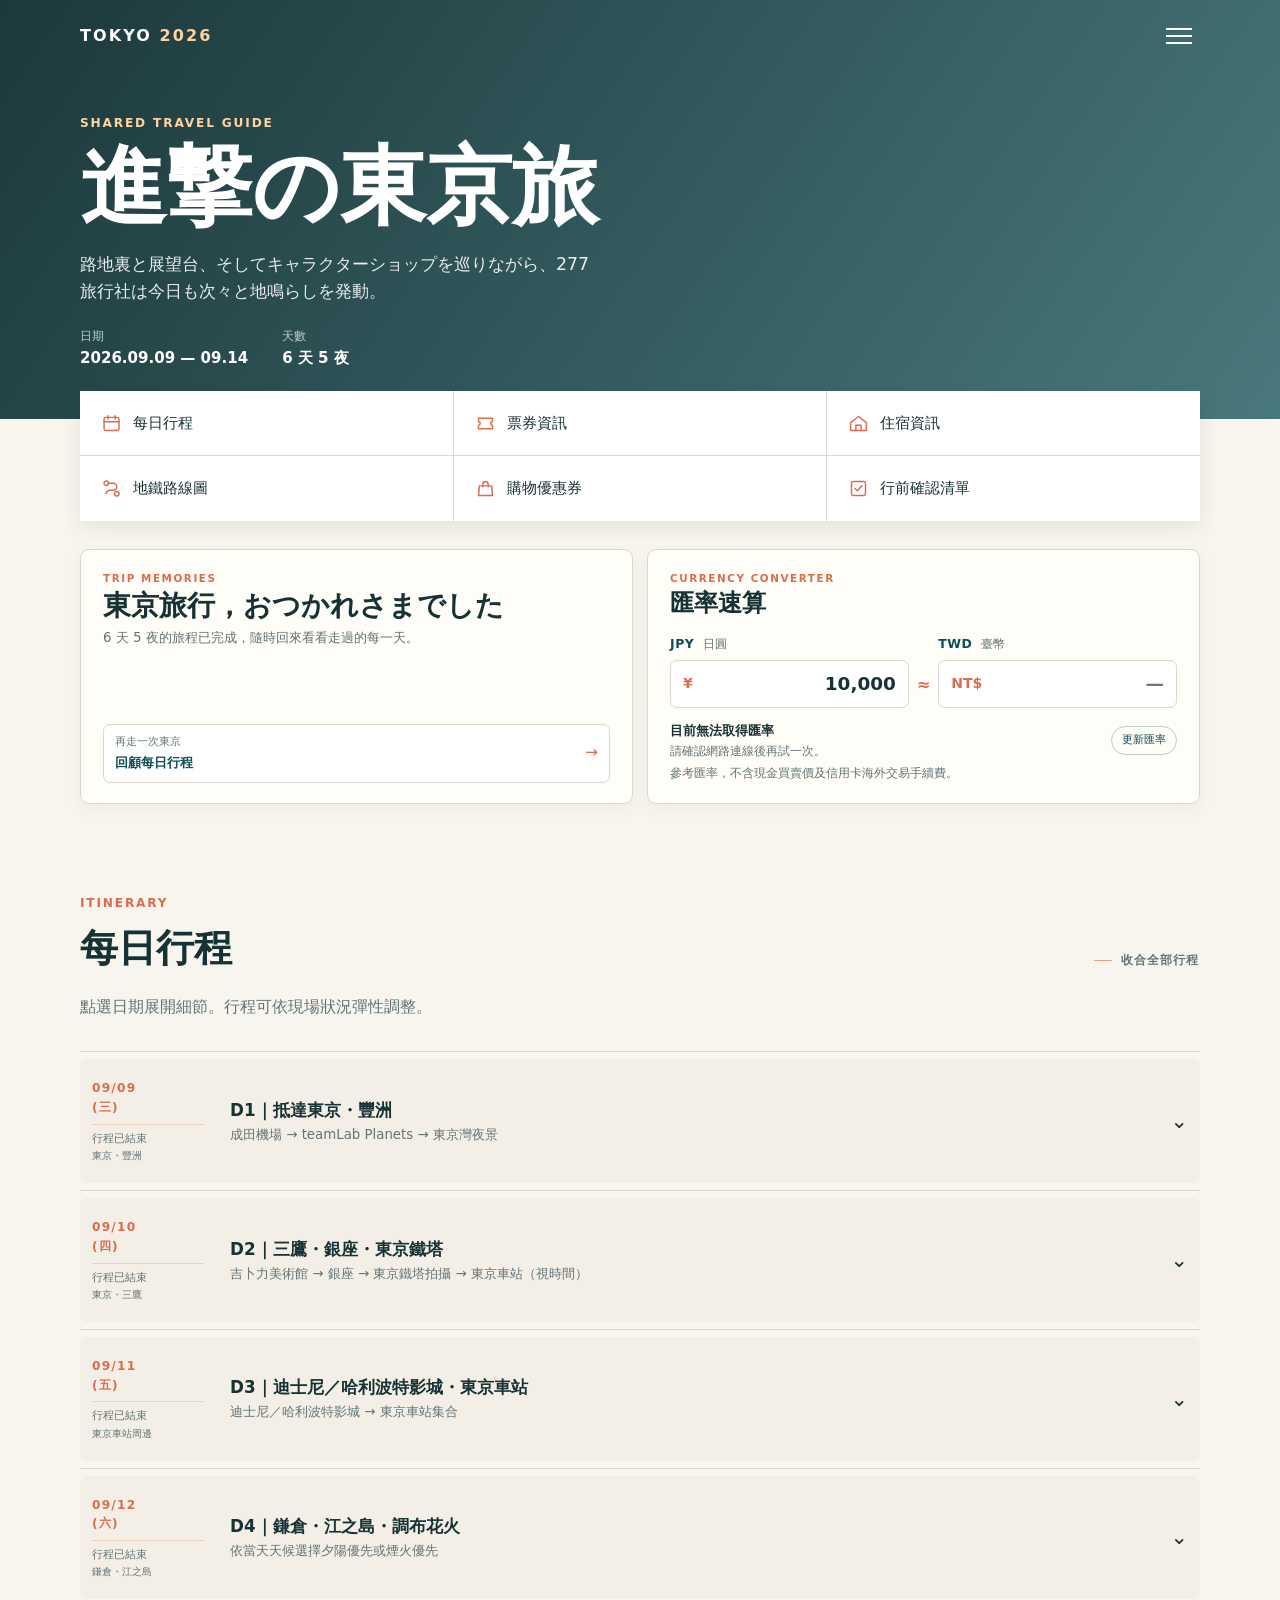
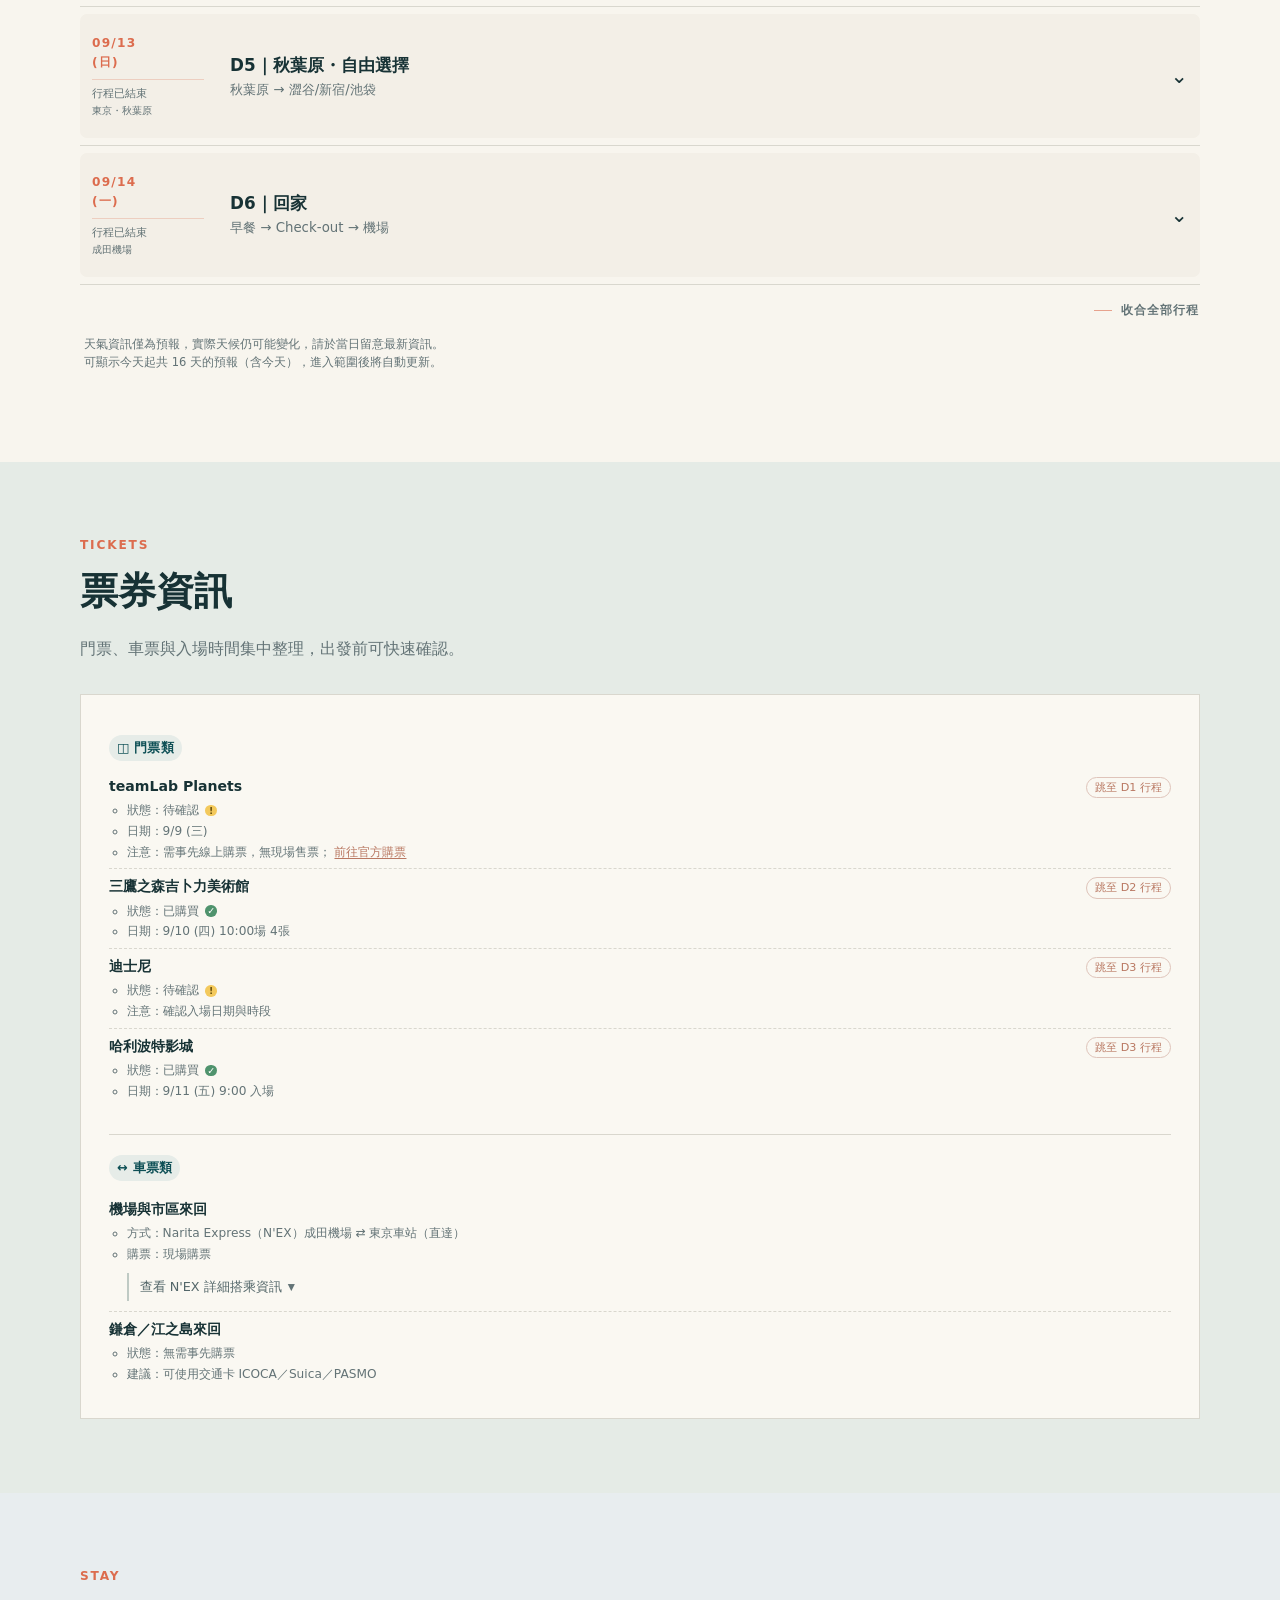
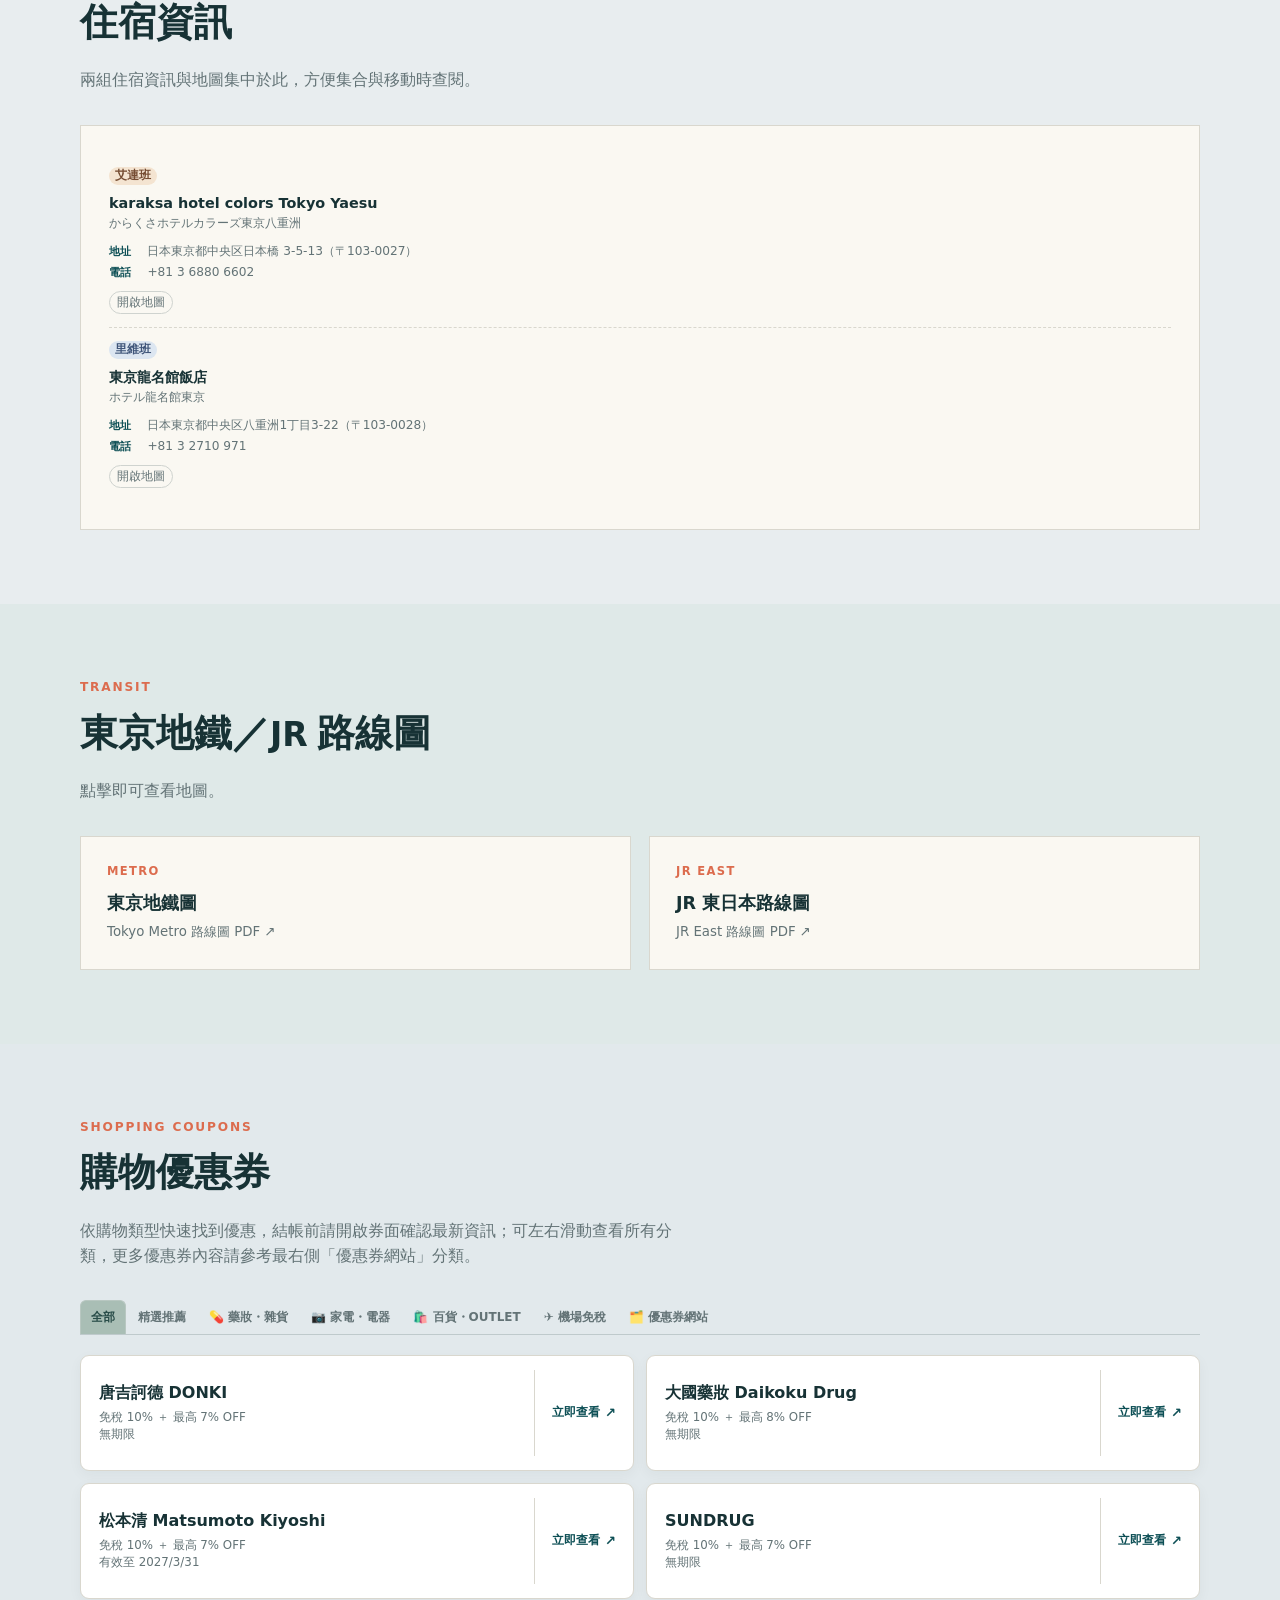
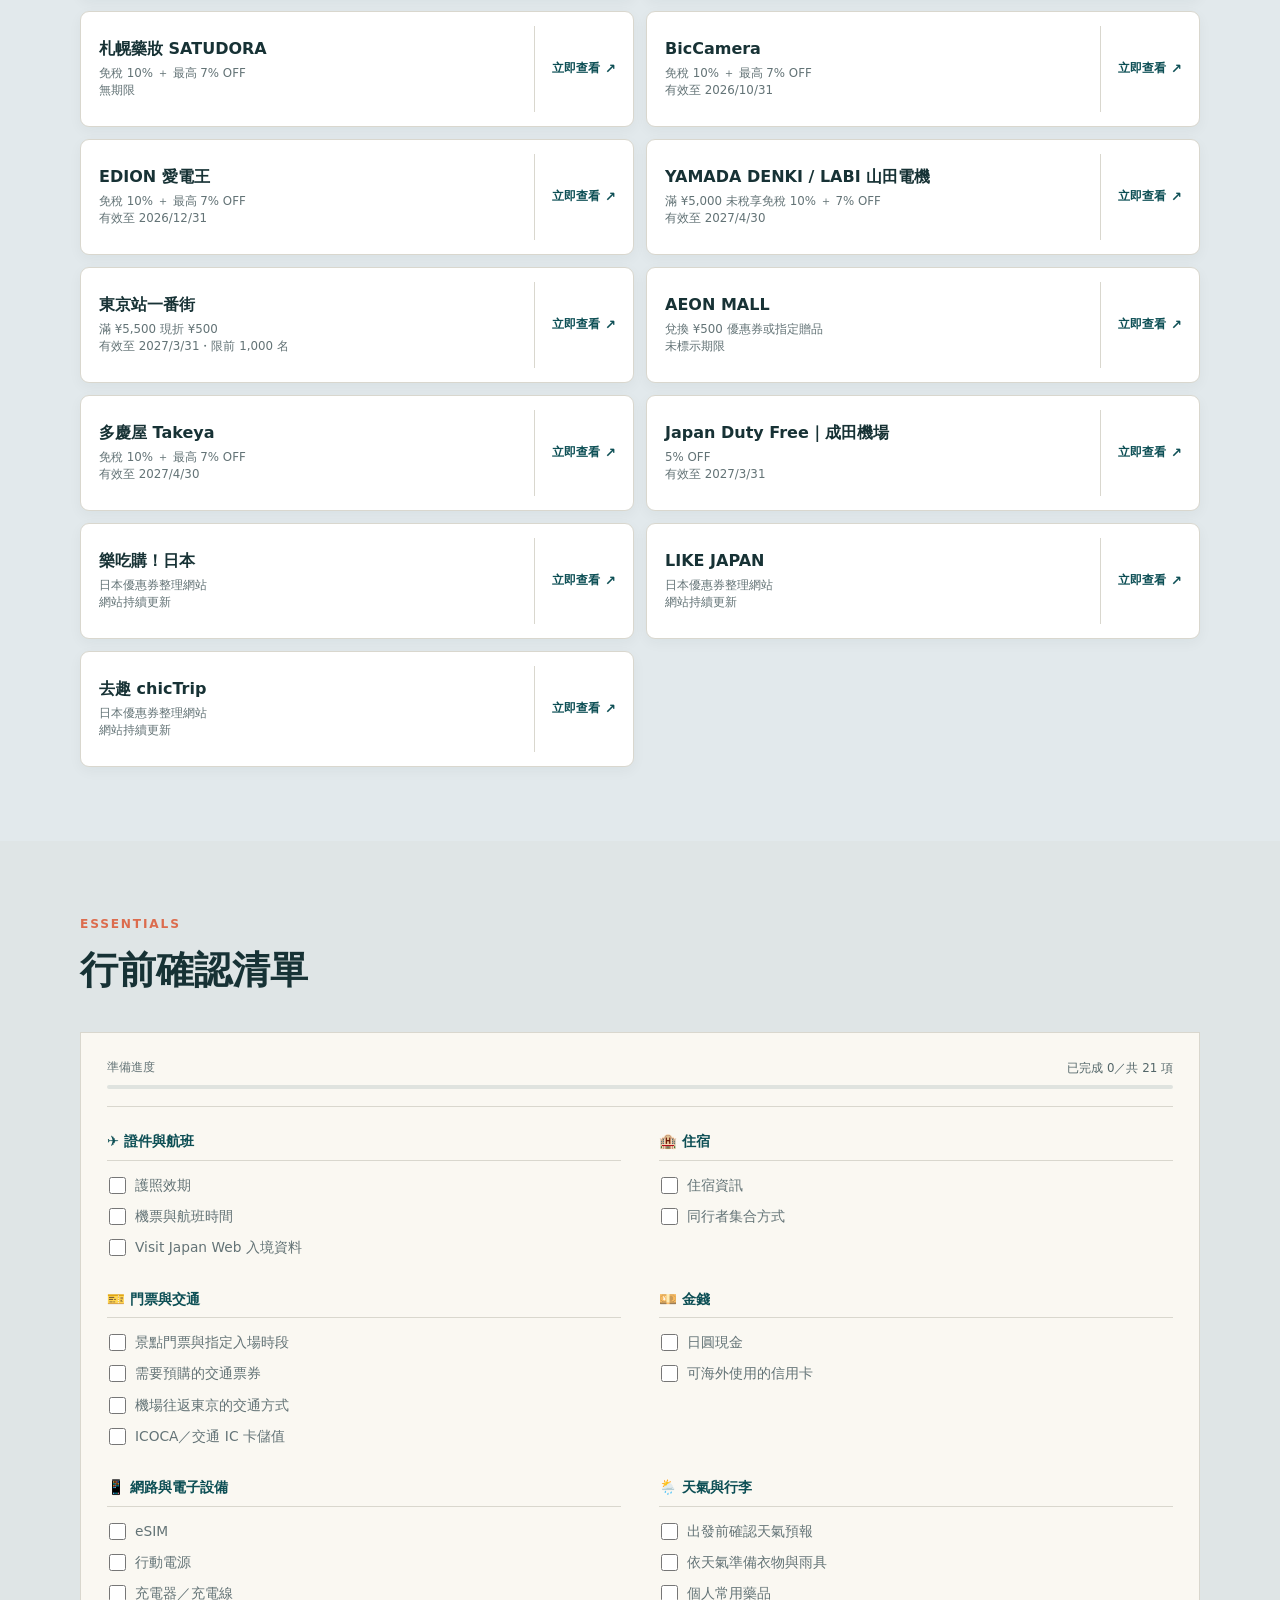
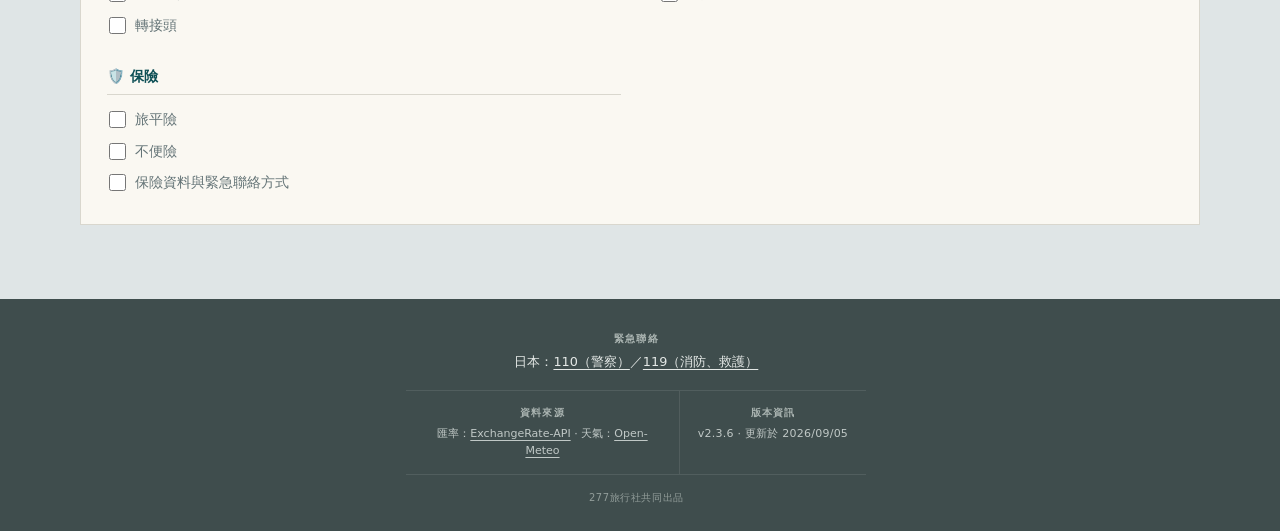
<file: index.html>
<!doctype html>
<html lang="zh-Hant">
  <head>
    <meta charset="UTF-8" />
    <meta name="viewport" content="width=device-width, initial-scale=1" />
    <meta name="theme-color" content="#0d4f55" />
    <meta name="description" content="2026 東京 6 天 5 夜共享旅遊行程。" />
    <meta name="mobile-web-app-capable" content="yes" />
    <meta name="apple-mobile-web-app-capable" content="yes" />
    <meta
      name="apple-mobile-web-app-status-bar-style"
      content="black-translucent"
    />
    <meta name="apple-mobile-web-app-title" content="東京旅行" />
    <title>東京旅遊計畫｜2026</title>
    <link rel="manifest" href="manifest.webmanifest" />
    <link rel="icon" href="icon.svg" type="image/svg+xml" />
    <link rel="apple-touch-icon" href="icon.svg" />
    <link rel="stylesheet" href="styles.css?v=2.3.6" />
  </head>
  <body>
    <svg class="icon-sprite" aria-hidden="true">
      <symbol id="icon-exchange" viewBox="0 0 24 24">
        <path d="M4 7h13m0 0-3-3m3 3-3 3M20 17H7m0 0 3 3m-3-3 3-3" />
      </symbol>
      <symbol id="icon-calendar" viewBox="0 0 24 24">
        <rect x="3.5" y="5" width="17" height="15" rx="2" />
        <path d="M8 3v4m8-4v4M3.5 10h17" />
      </symbol>
      <symbol id="icon-ticket" viewBox="0 0 24 24">
        <path d="M4 6h16v4a2 2 0 0 0 0 4v4H4v-4a2 2 0 0 0 0-4V6Z" />
      </symbol>
      <symbol id="icon-bed" viewBox="0 0 24 24">
        <path d="m3 11 9-7 9 7v9H3v-9Z" />
        <path d="M9 20v-6h6v6" />
      </symbol>
      <symbol id="icon-route" viewBox="0 0 24 24">
        <circle cx="6" cy="6" r="2.5" />
        <circle cx="18" cy="18" r="2.5" />
        <path d="M8.5 6H14a4 4 0 0 1 0 8h-4a4 4 0 0 0-4 4" />
      </symbol>
      <symbol id="icon-tag" viewBox="0 0 24 24">
        <path d="M5 9h14l1 11H4L5 9Z" />
        <path d="M9 10V7a3 3 0 0 1 6 0v3" />
      </symbol>
      <symbol id="icon-checklist" viewBox="0 0 24 24">
        <rect x="4" y="4" width="16" height="16" rx="2" />
        <path d="m8 12 2.5 2.5L16 9" />
      </symbol>
      <symbol id="icon-person" viewBox="0 0 24 24">
        <circle cx="12" cy="8" r="3.5" />
        <path d="M5.5 20a6.5 6.5 0 0 1 13 0" />
      </symbol>
    </svg>
    <header class="hero" id="top">
      <div class="nav-shell">
        <nav class="nav container" aria-label="主要導覽">
          <a class="brand" href="#top">TOKYO <span>2026</span></a>
          <div class="menu-wrap">
            <button
              class="menu-button"
              type="button"
              aria-expanded="false"
              aria-controls="site-menu"
              aria-label="開啟導覽選單"
            >
              <span></span><span></span><span></span>
            </button>
            <div class="site-menu" id="site-menu" hidden>
              <a href="#currency"
                ><svg aria-hidden="true"><use href="#icon-exchange" /></svg
                >匯率速算</a
              >
              <a href="#itinerary"
                ><svg aria-hidden="true"><use href="#icon-calendar" /></svg
                >每日行程</a
              >
              <a href="#tickets"
                ><svg aria-hidden="true"><use href="#icon-ticket" /></svg
                >票券資訊</a
              >
              <a href="#lodging"
                ><svg aria-hidden="true"><use href="#icon-bed" /></svg
                >住宿資訊</a
              >
              <a href="#transit"
                ><svg aria-hidden="true"><use href="#icon-route" /></svg
                >地鐵路線圖</a
              >
              <a href="#coupons"
                ><svg aria-hidden="true"><use href="#icon-tag" /></svg
                >購物優惠券</a
              >
              <a href="#essentials"
                ><svg aria-hidden="true"><use href="#icon-checklist" /></svg
                >行前確認清單</a
              >
              <a href="personal-tools.html"
                ><svg aria-hidden="true"><use href="#icon-person" /></svg
                >我的頁面</a
              >
            </div>
          </div>
        </nav>
      </div>
      <div class="container hero-content">
        <p class="eyebrow">SHARED TRAVEL GUIDE</p>
        <h1>進撃の東京旅</h1>
        <p class="hero-copy">
          路地裏と展望台、そしてキャラクターショップを巡りながら、277旅行社は今日も次々と地鳴らしを発動。
        </p>
        <div class="trip-meta" aria-label="旅行基本資訊">
          <div><span>日期</span><strong>2026.09.09 — 09.14</strong></div>
          <div><span>天數</span><strong>6 天 5 夜</strong></div>
        </div>
        <button class="app-install" type="button" hidden>
          <span aria-hidden="true">↓</span>
          <span class="app-install-label">安裝離線版</span>
        </button>
      </div>
    </header>

    <main>
      <section class="container quick-links" aria-label="快速連結">
        <a href="#itinerary"
          ><svg aria-hidden="true"><use href="#icon-calendar" /></svg
          >每日行程</a
        >
        <a href="#tickets"
          ><svg aria-hidden="true"><use href="#icon-ticket" /></svg>票券資訊</a
        >
        <a href="#lodging"
          ><svg aria-hidden="true"><use href="#icon-bed" /></svg>住宿資訊</a
        >
        <a href="#transit"
          ><svg aria-hidden="true"><use href="#icon-route" /></svg>地鐵路線圖</a
        >
        <a href="#coupons"
          ><svg aria-hidden="true"><use href="#icon-tag" /></svg>購物優惠券</a
        >
        <a href="#essentials"
          ><svg aria-hidden="true"><use href="#icon-checklist" /></svg
          >行前確認清單</a
        >
      </section>

      <section class="container travel-tools" aria-label="旅遊小工具">
        <section
          class="trip-status"
          data-trip-status
          aria-labelledby="trip-status-title"
          hidden
        >
          <div class="trip-status-card">
            <div class="trip-status-copy">
              <p class="eyebrow" data-trip-status-eyebrow>TRIP COUNTDOWN</p>
              <h2 id="trip-status-title" data-trip-status-title></h2>
              <p class="trip-status-lead" data-trip-status-lead></p>
              <div
                class="trip-status-weather"
                data-trip-status-weather
                hidden
                aria-live="polite"
              >
                <span
                  class="trip-status-weather-icon"
                  data-trip-weather-icon
                  aria-hidden="true"
                ></span>
                <strong data-trip-weather-summary>天氣載入中</strong>
                <span data-trip-weather-location></span>
              </div>
              <a
                class="trip-personal-reminder"
                href="personal-tools.html"
                data-trip-personal-reminder
                hidden
              ></a>
            </div>
            <div class="trip-status-actions" data-trip-status-actions></div>
          </div>
        </section>

        <section
          class="currency-section"
          id="currency"
          aria-labelledby="currency-title"
        >
          <div class="currency-card">
            <div class="currency-intro">
              <p class="eyebrow">CURRENCY CONVERTER</p>
              <h2 id="currency-title">匯率速算</h2>
            </div>
            <div class="currency-tool" data-currency-converter>
              <div class="currency-fields">
                <label class="currency-field" for="currency-jpy">
                  <span><strong>JPY</strong> 日圓</span>
                  <span class="currency-input-wrap">
                    <span aria-hidden="true">¥</span>
                    <input
                      id="currency-jpy"
                      name="jpy"
                      type="text"
                      inputmode="decimal"
                      autocomplete="off"
                      value="10,000"
                      aria-describedby="currency-status"
                    />
                  </span>
                </label>
                <span class="currency-equals" aria-hidden="true">≈</span>
                <label class="currency-field" for="currency-twd">
                  <span><strong>TWD</strong> 臺幣</span>
                  <span class="currency-input-wrap">
                    <span aria-hidden="true">NT$</span>
                    <input
                      id="currency-twd"
                      name="twd"
                      type="text"
                      inputmode="decimal"
                      autocomplete="off"
                      placeholder="—"
                      aria-describedby="currency-status"
                    />
                  </span>
                </label>
              </div>
              <div class="currency-meta">
                <div>
                  <strong id="currency-rate">正在取得最新匯率…</strong>
                  <p id="currency-status" role="status" aria-live="polite">
                    連線後會自動保存最後可用匯率。
                  </p>
                </div>
                <button
                  class="currency-refresh"
                  type="button"
                  aria-label="重新取得最新匯率"
                >
                  更新匯率
                </button>
              </div>
              <p class="currency-disclaimer">
                參考匯率，不含現金買賣價及信用卡海外交易手續費。
              </p>
            </div>
          </div>
        </section>
      </section>

      <section class="container section" id="itinerary">
        <div class="section-heading">
          <p class="eyebrow">ITINERARY</p>
          <div class="itinerary-title-row">
            <h2>每日行程</h2>
            <button class="collapse-days" type="button">收合全部行程</button>
          </div>
          <p>點選日期展開細節。行程可依現場狀況彈性調整。</p>
        </div>
        <div class="day-list">
          <details
            class="day-card"
            data-weather-date="2026-09-09"
            data-weather-location="東京・豐洲"
            data-weather-latitude="35.6550"
            data-weather-longitude="139.7967"
          >
            <summary>
              <span class="day-number">09/09<br />(三)</span
              ><span
                ><strong>D1｜抵達東京・豐洲</strong
                ><small>成田機場 → teamLab Planets → 東京灣夜景</small></span
              ><span class="chevron">⌄</span>
            </summary>
            <div class="schedule">
              <div>
                <time>11:45</time>
                <div class="schedule-content">
                  <strong>抵達東京（成田）</strong>
                  <ul class="schedule-list">
                    <li>
                      成田國際機場
                      <a
                        class="place-map"
                        href="https://www.google.com/maps/search/?api=1&query=Narita+International+Airport"
                        target="_blank"
                        rel="noreferrer"
                        >開啟地圖</a
                      >
                    </li>
                    <li>
                      前往東京市區
                      <a
                        class="ticket-link"
                        href="#ticket-nex"
                        data-ticket-sections="shared outbound references"
                        >查看車票資訊</a
                      >
                    </li>
                  </ul>
                </div>
              </div>
              <div>
                <time>下午～<br />晚上</time>
                <div class="schedule-content">
                  <strong>豐洲（Toyosu）</strong>
                  <ul class="schedule-list">
                    <li id="day1-teamlab">
                      teamLab Planets
                      <a class="ticket-link" href="#ticket-teamlab"
                        >查看票券資訊</a
                      >
                      <a
                        class="place-map"
                        href="https://www.google.com/maps/search/?api=1&query=teamLab+Planets+Tokyo"
                        target="_blank"
                        rel="noreferrer"
                        >開啟地圖</a
                      >
                    </li>
                    <li>
                      豐洲千客萬來（美食、足湯）
                      <a
                        class="place-map"
                        href="https://www.google.com/maps/search/?api=1&query=Toyosu+Senkyaku+Banrai"
                        target="_blank"
                        rel="noreferrer"
                        >開啟地圖</a
                      >
                    </li>
                    <li>
                      LaLaport 豐洲
                      <a
                        class="place-map"
                        href="https://www.google.com/maps/search/?api=1&query=LaLaport+Toyosu"
                        target="_blank"
                        rel="noreferrer"
                        >開啟地圖</a
                      >
                    </li>
                    <li>
                      東京灣海濱步道
                      <a
                        class="place-map"
                        href="https://www.google.com/maps/search/?api=1&query=Toyosu+Tokyo+Bay+Waterfront"
                        target="_blank"
                        rel="noreferrer"
                        >開啟地圖</a
                      >
                    </li>
                    <li>
                      晴海大橋夜景
                      <a
                        class="place-map"
                        href="https://www.google.com/maps/search/?api=1&query=Harumi+Bridge+Tokyo"
                        target="_blank"
                        rel="noreferrer"
                        >開啟地圖</a
                      >
                    </li>
                  </ul>
                </div>
              </div>
            </div>
            <section class="food-section" aria-label="Day 1 附近美食">
              <div class="food-heading">
                <p>NEARBY FOOD</p>
                <h3>附近美食｜東京車站・豐洲</h3>
              </div>
              <div class="food-area" id="day1-tokyo-station-food">
                <h4>東京車站</h4>
                <ul class="restaurant-list">
                  <li>
                    <div>
                      <span class="food-type">濃厚魚介豚骨沾麵</span
                      ><strong>六厘舎 東京駅東京ラーメンストリート店</strong>
                      <p>
                        Tabelog 3.78 · Google 4.1 ·
                        <b>★★★★★ 東京站內直接吃很方便，熱門時段容易排隊。</b>
                      </p>
                    </div>
                    <a
                      class="restaurant-map"
                      href="https://www.google.com/maps/search/?api=1&query=Rokurinsha+Tokyo+Station+Tokyo+Ramen+Street"
                      target="_blank"
                      rel="noreferrer"
                      >開啟地圖</a
                    >
                  </li>
                  <li>
                    <div>
                      <span class="food-type">炸豬排</span
                      ><strong>とんかつ 寿々木</strong>
                      <p>
                        Tabelog 3.53 · Google 4.5 ·
                        <b>★★★★☆ 位於東京站 GRANSTA 八重北，動線非常好</b>
                      </p>
                    </div>
                    <a
                      class="restaurant-map"
                      href="https://www.google.com/maps/search/?api=1&query=Tonkatsu+Suzuki+Tokyo+Station+Gransta+Yaekita"
                      target="_blank"
                      rel="noreferrer"
                      >開啟地圖</a
                    >
                  </li>
                  <li>
                    <div>
                      <span class="food-type">海鮮丼／鯛魚高湯茶泡飯</span
                      ><strong>日本橋海鮮丼 つじ半 日本橋本店</strong>
                      <p>
                        Tabelog 3.59 · Google 4.4 ·
                        <b
                          >★★★★★
                          東京站八重洲側步行可到。餐點很值得，熱門時段容易排隊。</b
                        >
                      </p>
                    </div>
                    <a
                      class="restaurant-map"
                      href="https://www.google.com/maps/search/?api=1&query=Nihonbashi+Kaisendon+Tsujihan+Nihonbashi+Main+Store"
                      target="_blank"
                      rel="noreferrer"
                      >開啟地圖</a
                    >
                  </li>
                  <li>
                    <div>
                      <span class="food-type">文字燒／大阪燒</span
                      ><strong>月島もんじゃ たまとや 東京駅</strong>
                      <p>
                        Tabelog 3.33 · Google 4.8 ·
                        <b>★★★★☆ 東京站黑塀橫丁內</b>
                      </p>
                    </div>
                    <a
                      class="restaurant-map"
                      href="https://www.google.com/maps/search/?api=1&query=Tsukishima+Monja+Tamatoya+Tokyo+Station"
                      target="_blank"
                      rel="noreferrer"
                      >開啟地圖</a
                    >
                  </li>
                  <li>
                    <div>
                      <span class="food-type">拉麵美食街</span
                      ><strong>東京ラーメンストリート</strong>
                      <p>Google 4.0 · <b>★★★★☆ 適合多人各自選擇</b></p>
                    </div>
                    <a
                      class="restaurant-map"
                      href="https://www.google.com/maps/search/?api=1&query=Tokyo+Ramen+Street"
                      target="_blank"
                      rel="noreferrer"
                      >開啟地圖</a
                    >
                  </li>
                </ul>
              </div>
              <div class="food-area">
                <h4>豐洲</h4>
                <ul class="restaurant-list">
                  <li>
                    <div>
                      <span class="food-type">德式料理／啤酒餐廳</span
                      ><strong>Schmatz LaLaport Toyosu</strong>
                      <p>Tabelog 3.5+ · Google 3.8 · <b>★★★☆☆</b></p>
                    </div>
                    <a
                      class="restaurant-map"
                      href="https://www.google.com/maps/search/?api=1&query=Schmatz+LaLaport+Toyosu"
                      target="_blank"
                      rel="noreferrer"
                      >開啟地圖</a
                    >
                  </li>
                  <li>
                    <div>
                      <span class="food-type">義大利料理／景觀餐廳</span
                      ><strong>THE PENTHOUSE with weekend terrace</strong>
                      <p>Tabelog 3.4+ · Google 3.8 · <b>★★★★☆ 景觀取向</b></p>
                    </div>
                    <a
                      class="restaurant-map"
                      href="https://www.google.com/maps/search/?api=1&query=THE+PENTHOUSE+with+weekend+terrace+Toyosu"
                      target="_blank"
                      rel="noreferrer"
                      >開啟地圖</a
                    >
                  </li>
                  <li>
                    <div>
                      <span class="food-type">日式甜點／和風 Café</span
                      ><strong>豊洲 ふくらすずめ</strong>
                      <p>
                        Tabelog 3.40 ·
                        <b
                          >★★★★☆
                          位於豐洲千客萬來，主打刨冰、白玉、最中等日式甜點</b
                        >
                      </p>
                    </div>
                    <a
                      class="restaurant-map"
                      href="https://www.google.com/maps/search/?api=1&query=Toyosu+Fukurasuzume"
                      target="_blank"
                      rel="noreferrer"
                      >開啟地圖</a
                    >
                  </li>
                </ul>
              </div>
            </section>
          </details>

          <details
            class="day-card"
            data-weather-date="2026-09-10"
            data-weather-location="東京・三鷹"
            data-weather-latitude="35.6835"
            data-weather-longitude="139.5596"
          >
            <summary>
              <span class="day-number">09/10<br />(四)</span
              ><span
                ><strong>D2｜三鷹・銀座・東京鐵塔</strong
                ><small
                  >吉卜力美術館 → 銀座 → 東京鐵塔拍攝 →
                  東京車站（視時間）</small
                ></span
              ><span class="chevron">⌄</span>
            </summary>
            <div class="schedule">
              <div>
                <time>上午</time>
                <div class="schedule-content">
                  <strong>三鷹之森吉卜力美術館</strong>
                  <ul class="schedule-list">
                    <li id="day2-ghibli">
                      三鷹之森
                      <a class="ticket-link" href="#ticket-ghibli"
                        >查看票券資訊</a
                      >
                      <a
                        class="place-map"
                        href="https://www.google.com/maps/search/?api=1&query=Ghibli+Museum+Mitaka"
                        target="_blank"
                        rel="noreferrer"
                        >開啟地圖</a
                      >
                    </li>
                  </ul>
                  <p class="travel-note">
                    交通約 45～55 分鐘 · JR 中央線直達三鷹站（約 35 分鐘）→
                    步行約 15 分鐘，或社區巴士約 5 分鐘。
                  </p>
                </div>
              </div>
              <div>
                <time>下午</time>
                <div class="schedule-content">
                  <strong>銀座</strong>
                  <ul class="schedule-list">
                    <li>
                      Ginza Six
                      <a
                        class="place-map"
                        href="https://www.google.com/maps/search/?api=1&query=Ginza+Six"
                        target="_blank"
                        rel="noreferrer"
                        >開啟地圖</a
                      >
                    </li>
                    <li>
                      Ginza Sony Park
                      <a
                        class="place-map"
                        href="https://www.google.com/maps/search/?api=1&query=Ginza+Sony+Park"
                        target="_blank"
                        rel="noreferrer"
                        >開啟地圖</a
                      >
                    </li>
                    <li>
                      奧野大樓（Okuno Building）
                      <a
                        class="place-map"
                        href="https://www.google.com/maps/search/?api=1&query=Okuno+Building+Ginza"
                        target="_blank"
                        rel="noreferrer"
                        >開啟地圖</a
                      >
                    </li>
                    <li>
                      博品館 TOY PARK 銀座本店（玩具店）
                      <a
                        class="place-map"
                        href="https://www.google.com/maps/search/?api=1&query=Hakurinkan+Toy+Park+Ginza"
                        target="_blank"
                        rel="noreferrer"
                        >開啟地圖</a
                      >
                    </li>
                    <li>
                      Loft 銀座
                      <a
                        class="place-map"
                        href="https://www.google.com/maps/search/?api=1&query=Ginza+Loft"
                        target="_blank"
                        rel="noreferrer"
                        >開啟地圖</a
                      >
                    </li>
                    <li>
                      伊東屋本店
                      <a
                        class="place-map"
                        href="https://www.google.com/maps/search/?api=1&query=Itoya+Ginza"
                        target="_blank"
                        rel="noreferrer"
                        >開啟地圖</a
                      >
                    </li>
                    <li>
                      無印良品旗艦店
                      <a
                        class="place-map"
                        href="https://www.google.com/maps/search/?api=1&query=MUJI+Ginza"
                        target="_blank"
                        rel="noreferrer"
                        >開啟地圖</a
                      >
                    </li>
                    <li>
                      UNIQLO TOKYO
                      <a
                        class="place-map"
                        href="https://www.google.com/maps/search/?api=1&query=UNIQLO+TOKYO+Ginza"
                        target="_blank"
                        rel="noreferrer"
                        >開啟地圖</a
                      >
                    </li>
                  </ul>
                </div>
              </div>
              <div>
                <time>晚上</time>
                <div class="schedule-content">
                  <strong>東京鐵塔</strong>
                  <ul class="schedule-list">
                    <li id="day2-tower">
                      東京鐵塔
                      <a
                        class="place-map"
                        href="https://www.google.com/maps/search/?api=1&query=Tokyo+Tower"
                        target="_blank"
                        rel="noreferrer"
                        >開啟地圖</a
                      >
                    </li>
                  </ul>
                  <details class="tower-photo-details tower-visit-details">
                    <summary>
                      展望台參觀及商店資訊 <span aria-hidden="true">▾</span>
                    </summary>
                    <ul class="ticket-meta">
                      <li>現場購票即可</li>
                      <li>建議 21:00 前抵達，看夜景及逛商店較充裕。</li>
                      <li class="ticket-subheading">
                        🗼 展望台資訊
                        <ul class="tower-sublist">
                          <li>
                            Main Deck｜150m · 09:00～23:00，最後入場 22:30
                          </li>
                          <li>
                            Top Deck｜250m · 09:00～22:45，最後入場約 22:15
                          </li>
                          <li>Top Deck Tour 包含 Main Deck</li>
                        </ul>
                      </li>
                      <li class="ticket-subheading">
                        🛍️ 商店資訊
                        <ul class="tower-sublist">
                          <li>THE SKY（Main Deck 2F）｜09:00～22:30</li>
                          <li>
                            GALAXY（Foot Town 3F）｜09:00～22:45，商品較豐富
                          </li>
                          <li>
                            Foot Town 其他商店多數約 09:30～21:30，部分至
                            22:00～22:30
                          </li>
                        </ul>
                      </li>
                    </ul>
                  </details>
                  <details class="tower-photo-details">
                    <summary>
                      周圍推薦拍攝點 <span aria-hidden="true">▾</span>
                    </summary>
                    <ul class="schedule-list">
                      <li>
                        增上寺 <span class="rating">★★★★★</span>（經典中的經典）
                        <a
                          class="place-map"
                          href="https://www.google.com/maps/search/?api=1&query=Zojoji+Temple+Tokyo+Tower"
                          target="_blank"
                          rel="noreferrer"
                          >開啟地圖</a
                        >
                      </li>
                      <li>
                        芝公園
                        <span class="rating">★★★★★</span>（就在旁邊，建議一起）
                        <a
                          class="place-map"
                          href="https://www.google.com/maps/search/?api=1&query=Shiba+Park+Tokyo+Tower"
                          target="_blank"
                          rel="noreferrer"
                          >開啟地圖</a
                        >
                      </li>
                      <li>
                        櫻田通 <span class="rating">★★★★☆</span>（街景派最愛）
                        <a
                          class="place-map"
                          href="https://maps.app.goo.gl/hnAFdvGTjFpyxWca8"
                          target="_blank"
                          rel="noreferrer"
                          >開啟地圖</a
                        >
                      </li>
                      <li>
                        赤羽橋 <span class="rating">★★★★☆</span>（近距離震撼感）
                        <a
                          class="place-map"
                          href="https://www.google.com/maps/search/?api=1&query=Akabanebashi+Tokyo+Tower"
                          target="_blank"
                          rel="noreferrer"
                          >開啟地圖</a
                        >
                      </li>
                      <li>
                        麻布台之丘
                        <span class="place-note"
                          >Hills House Sky Room Cafe&amp;Bar 咖啡廳 ·
                          9:00–21:00</span
                        >
                        <a
                          class="place-map"
                          href="https://www.google.com/maps/search/?api=1&query=Hills+House+Sky+Room+Cafe+Bar+Azabudai+Hills"
                          target="_blank"
                          rel="noreferrer"
                          >開啟地圖</a
                        >
                      </li>
                    </ul>
                  </details>
                </div>
              </div>
              <div>
                <time>彈性</time>
                <div class="schedule-content">
                  <strong>東京車站（時間足夠可前往）</strong>
                  <ul class="schedule-list">
                    <li>
                      東京車站
                      <a
                        class="place-map"
                        href="https://www.google.com/maps/search/?api=1&query=Tokyo+Station"
                        target="_blank"
                        rel="noreferrer"
                        >開啟地圖</a
                      >
                    </li>
                    <li>
                      東京一番街
                      <a
                        class="place-map"
                        href="https://www.google.com/maps/search/?api=1&query=Tokyo+Ichibangai"
                        target="_blank"
                        rel="noreferrer"
                        >開啟地圖</a
                      >
                    </li>
                    <li>
                      Character Street
                      <a
                        class="place-map"
                        href="https://www.google.com/maps/search/?api=1&query=Tokyo+Character+Street"
                        target="_blank"
                        rel="noreferrer"
                        >開啟地圖</a
                      >
                    </li>
                    <li>
                      KITTE Marunouchi
                      <a
                        class="place-map"
                        href="https://www.google.com/maps/search/?api=1&query=KITTE+Marunouchi"
                        target="_blank"
                        rel="noreferrer"
                        >開啟地圖</a
                      >
                    </li>
                  </ul>
                </div>
              </div>
            </div>
            <section class="food-section" aria-label="Day 2 附近美食">
              <div class="food-heading">
                <p>NEARBY FOOD</p>
                <h3>附近美食｜三鷹・銀座</h3>
              </div>
              <div class="food-area">
                <h4>銀座</h4>
                <ul class="restaurant-list">
                  <li>
                    <div>
                      <span class="food-type">沾麵</span
                      ><strong>つじ田 銀座店</strong>
                      <p>Tabelog 3.7+ · Google 4.7 · <b>★★★★★ 推薦</b></p>
                    </div>
                    <a
                      class="restaurant-map"
                      href="https://www.google.com/maps/search/?api=1&query=Tsujita+Ginza"
                      target="_blank"
                      rel="noreferrer"
                      >開啟地圖</a
                    >
                  </li>
                  <li>
                    <div>
                      <span class="food-type">親子丼</span
                      ><strong>親子丼専門店 ○勝（Marukatsu）</strong>
                      <p>Tabelog 3.4+ · Google 4.1 · <b>★★★★☆</b></p>
                    </div>
                    <a
                      class="restaurant-map"
                      href="https://www.google.com/maps/search/?api=1&query=Oyakodon+Senmonten+Marukatsu+Ginza"
                      target="_blank"
                      rel="noreferrer"
                      >開啟地圖</a
                    >
                  </li>
                  <li>
                    <div>
                      <span class="food-type">天婦羅</span
                      ><strong>天ぷら 阿部 銀座本店</strong>
                      <p>Tabelog 3.5+ · Google 4.3 · <b>★★★★☆</b></p>
                    </div>
                    <a
                      class="restaurant-map"
                      href="https://www.google.com/maps/search/?api=1&query=Tempura+Abe+Ginza"
                      target="_blank"
                      rel="noreferrer"
                      >開啟地圖</a
                    >
                  </li>
                  <li>
                    <div>
                      <span class="food-type">清湯豚骨拉麵</span
                      ><strong>Ginza Tsukiya（銀座 月や）</strong>
                      <p>Tabelog 3.55 · Google 4.1 · <b>★★★★☆ 推薦</b></p>
                    </div>
                    <a
                      class="restaurant-map"
                      href="https://www.google.com/maps/search/?api=1&query=Ginza+Tsukiya"
                      target="_blank"
                      rel="noreferrer"
                      >開啟地圖</a
                    >
                  </li>
                  <li>
                    <div>
                      <span class="food-type">麵包／酒種紅豆麵包</span
                      ><strong>銀座木村家 總本店</strong>
                      <p>
                        Tabelog 3.60 · Google 4.1 ·
                        <b>★★★★☆ 推薦，順路值得買</b>
                      </p>
                      <p class="restaurant-note">
                        Tabelog：1F 麵包店 3.60／2F 喫茶店 3.60／3F 洋食餐廳
                        3.48
                      </p>
                    </div>
                    <a
                      class="restaurant-map"
                      href="https://www.google.com/maps/search/?api=1&query=Ginza+Kimuraya+So+honten"
                      target="_blank"
                      rel="noreferrer"
                      >開啟地圖</a
                    >
                  </li>
                </ul>
              </div>
            </section>
          </details>

          <details
            class="day-card"
            data-weather-date="2026-09-11"
            data-weather-location="東京車站周邊"
            data-weather-latitude="35.6812"
            data-weather-longitude="139.7671"
          >
            <summary>
              <span class="day-number">09/11<br />(五)</span
              ><span
                ><strong>D3｜迪士尼／哈利波特影城・東京車站</strong
                ><small>迪士尼／哈利波特影城 → 東京車站集合</small></span
              ><span class="chevron">⌄</span>
            </summary>
            <div class="schedule">
              <div>
                <time>白天</time>
                <div class="schedule-content">
                  <strong>分頭行動</strong>
                  <div class="option-group">
                    <span
                      ><span class="group-tag group-tag-levi">里維班</span>
                      東京迪士尼</span
                    >
                    <ul class="schedule-list">
                      <li id="day3-disney">
                        東京迪士尼
                        <a class="ticket-link" href="#ticket-disney"
                          >查看票券資訊</a
                        >
                        <a
                          class="place-map"
                          href="https://www.google.com/maps/search/?api=1&query=Tokyo+Disneyland"
                          target="_blank"
                          rel="noreferrer"
                          >開啟地圖</a
                        >
                      </li>
                    </ul>
                    <p class="travel-note">
                      交通約 30～35 分鐘 · JR
                      京葉線直達舞濱站，出站即抵達迪士尼入口。
                    </p>
                  </div>
                  <div class="option-group">
                    <span
                      ><span class="group-tag group-tag-eren">艾連班</span>
                      哈利波特影城</span
                    >
                    <ul class="schedule-list">
                      <li id="day3-harry-potter">
                        哈利波特影城
                        <a class="ticket-link" href="#ticket-harry-potter"
                          >查看票券資訊</a
                        >
                        <a
                          class="place-map"
                          href="https://www.google.com/maps/search/?api=1&query=Warner+Bros+Studio+Tour+Tokyo"
                          target="_blank"
                          rel="noreferrer"
                          >開啟地圖</a
                        >
                      </li>
                    </ul>
                    <p class="travel-note">
                      交通約 40～50 分鐘 · JR 山手線／中央線 →
                      西武豐島線至豐島園站 → 步行約 2 分鐘。
                    </p>
                  </div>
                </div>
              </div>
              <div>
                <time>晚上<br />集合</time>
                <div class="schedule-content">
                  <strong>東京車站</strong>
                  <ul class="schedule-list">
                    <li>
                      東京一番街
                      <a
                        class="place-map"
                        href="https://www.google.com/maps/search/?api=1&query=Tokyo+Ichibangai"
                        target="_blank"
                        rel="noreferrer"
                        >開啟地圖</a
                      >
                    </li>
                    <li>
                      Character Street
                      <a
                        class="place-map"
                        href="https://www.google.com/maps/search/?api=1&query=Tokyo+Character+Street"
                        target="_blank"
                        rel="noreferrer"
                        >開啟地圖</a
                      >
                    </li>
                    <li>
                      東京拉麵街
                      <a
                        class="place-map"
                        href="https://www.google.com/maps/search/?api=1&query=Tokyo+Ramen+Street"
                        target="_blank"
                        rel="noreferrer"
                        >開啟地圖</a
                      >
                    </li>
                    <li>
                      KITTE Marunouchi
                      <a
                        class="place-map"
                        href="https://www.google.com/maps/search/?api=1&query=KITTE+Marunouchi"
                        target="_blank"
                        rel="noreferrer"
                        >開啟地圖</a
                      >
                    </li>
                    <li>
                      丸之內站前廣場
                      <a
                        class="place-map"
                        href="https://www.google.com/maps/search/?api=1&query=Tokyo+Station+Marunouchi+Plaza"
                        target="_blank"
                        rel="noreferrer"
                        >開啟地圖</a
                      >
                    </li>
                  </ul>
                </div>
              </div>
            </div>
            <section
              class="food-section food-reference"
              aria-label="Day 3 附近美食"
            >
              <div class="food-heading">
                <p>NEARBY FOOD</p>
                <h3>附近美食｜東京車站</h3>
              </div>
              <a class="food-reference-link" href="#day1-tokyo-station-food"
                >查看 D1 東京車站美食</a
              >
            </section>
          </details>

          <details
            class="day-card"
            data-weather-date="2026-09-12"
            data-weather-location="鎌倉・江之島"
            data-weather-latitude="35.3192"
            data-weather-longitude="139.5467"
          >
            <summary>
              <span class="day-number">09/12<br />(六)</span
              ><span
                ><strong>D4｜鎌倉・江之島・調布花火</strong
                ><small>依當天天候選擇夕陽優先或煙火優先</small></span
              ><span class="chevron">⌄</span>
            </summary>
            <div class="day-plan-options">
              <details class="day-plan-card">
                <summary>
                  <span class="day-plan-condition">天候佳</span>
                  <span>
                    <strong>夕陽優先版</strong>
                    <small>看完江之島夕陽，再彈性前往調布花火</small>
                  </span>
                  <span class="day-plan-chevron">⌄</span>
                </summary>
                <div class="schedule">
                  <div>
                    <time>上午</time>
                    <div class="schedule-content">
                      <strong>鎌倉</strong>
                      <ul class="schedule-list">
                        <li>鶴岡八幡宮</li>
                        <li>小町通</li>
                      </ul>
                    </div>
                  </div>
                  <div>
                    <time>下午</time>
                    <div class="schedule-content">
                      <strong>長谷・江之島</strong>
                      <ul class="schedule-list">
                        <li>鎌倉大佛</li>
                        <li>長谷寺</li>
                        <li>江島神社</li>
                        <li>江之島 Sea Candle 周邊</li>
                      </ul>
                    </div>
                  </div>
                  <div>
                    <time>傍晚</time>
                    <div class="schedule-content">
                      <strong>江之島</strong>
                      <ul class="schedule-list">
                        <li>江之島看夕陽（約 17:54 日落）</li>
                      </ul>
                    </div>
                  </div>
                  <div>
                    <time>晚上</time>
                    <div class="schedule-content">
                      <strong>調布花火（彈性行程）</strong>
                      <ul class="schedule-list">
                        <li>
                          稻田公園／多摩川河岸遠觀調布花火（18:15～19:15）
                        </li>
                      </ul>
                      <p class="travel-note">
                        看完夕陽再前往，預計只能看到煙火後半段；若當天行程延誤則直接取消煙火。
                      </p>
                    </div>
                  </div>
                </div>
              </details>

              <details class="day-plan-card">
                <summary>
                  <span class="day-plan-condition">天候差</span>
                  <span>
                    <strong>煙火優先版</strong>
                    <small>若沒有夕陽可看，提早前往煙火觀賞點</small>
                  </span>
                  <span class="day-plan-chevron">⌄</span>
                </summary>
                <div class="schedule">
                  <div>
                    <time>上午</time>
                    <div class="schedule-content">
                      <strong>鎌倉</strong>
                      <ul class="schedule-list">
                        <li>鶴岡八幡宮</li>
                        <li>小町通</li>
                      </ul>
                    </div>
                  </div>
                  <div>
                    <time>下午</time>
                    <div class="schedule-content">
                      <strong>長谷・江之島</strong>
                      <ul class="schedule-list">
                        <li>鎌倉大佛</li>
                        <li>長谷寺</li>
                        <li>江島神社</li>
                        <li>江之島 Sea Candle 周邊</li>
                      </ul>
                    </div>
                  </div>
                  <div>
                    <time>傍晚</time>
                    <div class="schedule-content">
                      <strong>前往煙火觀賞點</strong>
                      <ul class="schedule-list">
                        <li>約 16:30～17:00 離開江之島，前往稻田堤</li>
                      </ul>
                    </div>
                  </div>
                  <div>
                    <time>晚上</time>
                    <div class="schedule-content">
                      <strong>調布花火</strong>
                      <ul class="schedule-list">
                        <li>
                          稻田公園／多摩川河岸遠觀調布花火（18:15～19:15）
                        </li>
                      </ul>
                      <p class="travel-note">
                        若當天天氣不佳、沒有夕陽可看，採此版本，提早離開江之島前往煙火觀賞點。
                      </p>
                    </div>
                  </div>
                </div>
              </details>
            </div>
            <section class="food-section" aria-label="Day 4 附近美食">
              <div class="food-heading">
                <p>NEARBY FOOD</p>
                <h3>附近美食｜鎌倉・江之島</h3>
              </div>
              <div class="food-area">
                <h4>小町通</h4>
                <ul class="restaurant-list">
                  <li>
                    <div>
                      <span class="food-type">玉子燒定食</span
                      ><strong>玉子焼 おざわ</strong>
                      <p>Tabelog 3.5+ · Google 4.0 · <b>★★★★☆</b></p>
                    </div>
                    <a
                      class="restaurant-map"
                      href="https://www.google.com/maps/search/?api=1&query=Tamagoyaki+Ozawa+Kamakura"
                      target="_blank"
                      rel="noreferrer"
                      >開啟地圖</a
                    >
                  </li>
                  <li>
                    <div>
                      <span class="food-type">抹茶甜點／冰淇淋</span
                      ><strong>鎌倉茶々</strong>
                      <p>Tabelog 3.5+ · Google 4.8 · <b>★★★★★ 甜點推薦</b></p>
                    </div>
                    <a
                      class="restaurant-map"
                      href="https://www.google.com/maps/search/?api=1&query=Kamakura+Chacha"
                      target="_blank"
                      rel="noreferrer"
                      >開啟地圖</a
                    >
                  </li>
                </ul>
              </div>
              <div class="food-area">
                <h4>江之島</h4>
                <ul class="restaurant-list">
                  <li>
                    <div>
                      <span class="food-type">吻仔魚海鮮丼</span
                      ><strong>とびっちょ 本店</strong>
                      <p>
                        Tabelog 3.4+ · Google 4.0 ·
                        <b>★★★★☆ 名氣很高，可排隊</b>
                      </p>
                    </div>
                    <a
                      class="restaurant-map"
                      href="https://www.google.com/maps/search/?api=1&query=Tobiccho+Enoshima"
                      target="_blank"
                      rel="noreferrer"
                      >開啟地圖</a
                    >
                  </li>
                  <li>
                    <div>
                      <span class="food-type">法式吐司／咖啡</span
                      ><strong>LONCAFE 江ノ島本店</strong>
                      <p>Tabelog 3.5+ · Google 4.1 · <b>★★★★☆</b></p>
                    </div>
                    <a
                      class="restaurant-map"
                      href="https://www.google.com/maps/search/?api=1&query=LONCAFE+Enoshima"
                      target="_blank"
                      rel="noreferrer"
                      >開啟地圖</a
                    >
                  </li>
                </ul>
              </div>
            </section>
          </details>

          <details
            class="day-card"
            data-weather-date="2026-09-13"
            data-weather-location="東京・秋葉原"
            data-weather-latitude="35.6984"
            data-weather-longitude="139.7731"
          >
            <summary>
              <span class="day-number">09/13<br />(日)</span
              ><span
                ><strong>D5｜秋葉原・自由選擇</strong
                ><small>秋葉原 → 澀谷/新宿/池袋</small></span
              ><span class="chevron">⌄</span>
            </summary>
            <div class="schedule">
              <div>
                <time>上午</time>
                <div class="schedule-content">
                  <strong>秋葉原</strong>
                  <ul class="schedule-list">
                    <li>
                      Radio Kaikan <span class="rating">★★★★★</span>
                      <a
                        class="place-map"
                        href="https://www.google.com/maps/search/?api=1&query=Radio+Kaikan+Akihabara"
                        target="_blank"
                        rel="noreferrer"
                        >開啟地圖</a
                      >
                    </li>
                    <li>
                      Mandarake Complex <span class="rating">★★★★★</span>
                      <a
                        class="place-map"
                        href="https://www.google.com/maps/search/?api=1&query=Mandarake+Complex+Akihabara"
                        target="_blank"
                        rel="noreferrer"
                        >開啟地圖</a
                      >
                    </li>
                    <li>
                      Surugaya（駿河屋） <span class="rating">★★★★★</span>
                      <a
                        class="place-map"
                        href="https://www.google.com/maps/search/?api=1&query=Surugaya+Akihabara"
                        target="_blank"
                        rel="noreferrer"
                        >開啟地圖</a
                      >
                    </li>
                    <li>
                      AmiAmi <span class="rating">★★★★★</span>
                      <a
                        class="place-map"
                        href="https://www.google.com/maps/search/?api=1&query=AmiAmi+Akihabara"
                        target="_blank"
                        rel="noreferrer"
                        >開啟地圖</a
                      >
                    </li>
                    <li>
                      Yellow Submarine <span class="rating">★★★★☆</span>
                      <a
                        class="place-map"
                        href="https://www.google.com/maps/search/?api=1&query=Yellow+Submarine+Akihabara"
                        target="_blank"
                        rel="noreferrer"
                        >開啟地圖</a
                      >
                    </li>
                    <li>
                      Volks Hobby Paradise <span class="rating">★★★★☆</span>
                      <a
                        class="place-map"
                        href="https://www.google.com/maps/search/?api=1&query=Volks+Hobby+Paradise+Akihabara"
                        target="_blank"
                        rel="noreferrer"
                        >開啟地圖</a
                      >
                    </li>
                    <li>
                      Animate 秋葉原（有空再逛）
                      <a
                        class="place-map"
                        href="https://www.google.com/maps/search/?api=1&query=Animate+Akihabara"
                        target="_blank"
                        rel="noreferrer"
                        >開啟地圖</a
                      >
                    </li>
                  </ul>
                </div>
              </div>
              <div>
                <time>下午～<br />晚上</time>
                <div class="schedule-content">
                  <strong>自由選擇｜澀谷、新宿、池袋</strong>
                  <p class="option-note">依當天體力、興趣與時間選擇。</p>
                  <details class="option-group option-card">
                    <summary>澀谷</summary>
                    <ul class="schedule-list">
                      <li>
                        SHIBUYA SKY
                        <a
                          class="place-map"
                          href="https://www.google.com/maps/search/?api=1&query=Shibuya+Sky"
                          target="_blank"
                          rel="noreferrer"
                          >開啟地圖</a
                        >
                      </li>
                      <li>
                        澀谷十字路口
                        <a
                          class="place-map"
                          href="https://www.google.com/maps/search/?api=1&query=Shibuya+Scramble+Crossing"
                          target="_blank"
                          rel="noreferrer"
                          >開啟地圖</a
                        >
                      </li>
                      <li>
                        SHIBUYA PARCO
                        <a
                          class="place-map"
                          href="https://www.google.com/maps/search/?api=1&query=Shibuya+Parco"
                          target="_blank"
                          rel="noreferrer"
                          >開啟地圖</a
                        >
                      </li>
                      <li>
                        Nintendo TOKYO
                        <a
                          class="place-map"
                          href="https://www.google.com/maps/search/?api=1&query=Nintendo+Tokyo+Shibuya+Parco"
                          target="_blank"
                          rel="noreferrer"
                          >開啟地圖</a
                        >
                      </li>
                      <li>
                        Pokémon Center Shibuya
                        <a
                          class="place-map"
                          href="https://www.google.com/maps/search/?api=1&query=Pokemon+Center+Shibuya"
                          target="_blank"
                          rel="noreferrer"
                          >開啟地圖</a
                        >
                      </li>
                      <li>
                        Loft
                        <a
                          class="place-map"
                          href="https://www.google.com/maps/search/?api=1&query=Shibuya+Loft"
                          target="_blank"
                          rel="noreferrer"
                          >開啟地圖</a
                        >
                      </li>
                    </ul>
                  </details>
                  <details class="option-group option-card">
                    <summary>新宿</summary>
                    <ul class="schedule-list">
                      <li>
                        新宿御苑
                        <a
                          class="place-map"
                          href="https://www.google.com/maps/search/?api=1&query=Shinjuku+Gyoen"
                          target="_blank"
                          rel="noreferrer"
                          >開啟地圖</a
                        >
                      </li>
                      <li>
                        歌舞伎町
                        <a
                          class="place-map"
                          href="https://www.google.com/maps/search/?api=1&query=Kabukicho+Shinjuku"
                          target="_blank"
                          rel="noreferrer"
                          >開啟地圖</a
                        >
                      </li>
                      <li>
                        東京都廳展望台
                        <a
                          class="place-map"
                          href="https://www.google.com/maps/search/?api=1&query=Tokyo+Metropolitan+Government+Building+Observatory"
                          target="_blank"
                          rel="noreferrer"
                          >開啟地圖</a
                        >
                      </li>
                      <li>
                        Omoide Yokocho
                        <a
                          class="place-map"
                          href="https://www.google.com/maps/search/?api=1&query=Omoide+Yokocho+Shinjuku"
                          target="_blank"
                          rel="noreferrer"
                          >開啟地圖</a
                        >
                      </li>
                      <li>
                        Golden Gai
                        <a
                          class="place-map"
                          href="https://www.google.com/maps/search/?api=1&query=Golden+Gai+Shinjuku"
                          target="_blank"
                          rel="noreferrer"
                          >開啟地圖</a
                        >
                      </li>
                    </ul>
                  </details>
                  <details class="option-group option-card">
                    <summary>池袋</summary>
                    <ul class="schedule-list">
                      <li>
                        Sunshine City
                        <a
                          class="place-map"
                          href="https://www.google.com/maps/search/?api=1&query=Sunshine+City+Ikebukuro"
                          target="_blank"
                          rel="noreferrer"
                          >開啟地圖</a
                        >
                      </li>
                      <li>
                        Animate 本店
                        <a
                          class="place-map"
                          href="https://www.google.com/maps/search/?api=1&query=Animate+Ikebukuro+Main+Store"
                          target="_blank"
                          rel="noreferrer"
                          >開啟地圖</a
                        >
                      </li>
                      <li>
                        Pokémon Center MEGA TOKYO
                        <a
                          class="place-map"
                          href="https://www.google.com/maps/search/?api=1&query=Pokemon+Center+Mega+Tokyo"
                          target="_blank"
                          rel="noreferrer"
                          >開啟地圖</a
                        >
                      </li>
                      <li>
                        NAMJATOWN
                        <a
                          class="place-map"
                          href="https://www.google.com/maps/search/?api=1&query=Namjatown+Ikebukuro"
                          target="_blank"
                          rel="noreferrer"
                          >開啟地圖</a
                        >
                      </li>
                      <li>
                        K-BOOKS
                        <a
                          class="place-map"
                          href="https://www.google.com/maps/search/?api=1&query=K-BOOKS+Ikebukuro"
                          target="_blank"
                          rel="noreferrer"
                          >開啟地圖</a
                        >
                      </li>
                    </ul>
                  </details>
                </div>
              </div>
            </div>
            <section class="food-section" aria-label="Day 5 附近美食">
              <div class="food-heading">
                <p>NEARBY FOOD</p>
                <h3>附近美食｜秋葉原・澀谷／新宿／池袋</h3>
              </div>
              <div class="food-area">
                <h4>秋葉原</h4>
                <ul class="restaurant-list">
                  <li>
                    <div>
                      <span class="food-type">干貝昆布水沾麵</span
                      ><strong>Tokyo Style Noodle ほたて日和</strong>
                      <p>
                        Tabelog 3.8+ · Google 4.2 ·
                        <b>★★★★★ 強烈推薦，但很難吃到</b>
                      </p>
                    </div>
                    <a
                      class="restaurant-map"
                      href="https://www.google.com/maps/search/?api=1&query=Tokyo+Style+Noodle+Hotate+Biyori"
                      target="_blank"
                      rel="noreferrer"
                      >開啟地圖</a
                    >
                  </li>
                  <li>
                    <div>
                      <span class="food-type">拉麵／沾麵</span
                      ><strong>麺処 ほん田 秋葉原本店</strong>
                      <p>
                        Tabelog 3.8+ · Google 3.8 · <b>★★★★★ 推薦，可排隊</b>
                      </p>
                    </div>
                    <a
                      class="restaurant-map"
                      href="https://www.google.com/maps/search/?api=1&query=Mendokoro+Honda+Akihabara"
                      target="_blank"
                      rel="noreferrer"
                      >開啟地圖</a
                    >
                  </li>
                  <li>
                    <div>
                      <span class="food-type">炸豬排</span><strong>丸五</strong>
                      <p>
                        Tabelog 3.7+ · Google 4.5 · <b>★★★★★ 推薦，可排隊</b>
                      </p>
                    </div>
                    <a
                      class="restaurant-map"
                      href="https://www.google.com/maps/search/?api=1&query=Marugo+Tonkatsu+Akihabara"
                      target="_blank"
                      rel="noreferrer"
                      >開啟地圖</a
                    >
                  </li>
                  <li>
                    <div>
                      <span class="food-type">生薑醬油拉麵</span
                      ><strong>青島食堂 秋葉原店</strong>
                      <p>
                        Tabelog 3.7+ · Google 4.3 · <b>★★★★★ 推薦，可排隊</b>
                      </p>
                    </div>
                    <a
                      class="restaurant-map"
                      href="https://www.google.com/maps/search/?api=1&query=Aoshima+Shokudo+Akihabara"
                      target="_blank"
                      rel="noreferrer"
                      >開啟地圖</a
                    >
                  </li>
                </ul>
              </div>
              <details class="food-area food-option-card">
                <summary>澀谷</summary>
                <ul class="restaurant-list">
                  <li>
                    <div>
                      <span class="food-type">炸豬排丼</span
                      ><strong>瑞兆</strong>
                      <p>
                        Tabelog 3.5+ · Google 4.3 ·
                        <b>★★★★★ 強推，特色豬排丼值得排隊。</b>
                      </p>
                    </div>
                    <a
                      class="restaurant-map"
                      href="https://www.google.com/maps/search/?api=1&query=Zuicho+Shibuya"
                      target="_blank"
                      rel="noreferrer"
                      >開啟地圖</a
                    >
                  </li>
                  <li>
                    <div>
                      <span class="food-type">老派喫茶店／手沖咖啡／蛋糕</span
                      ><strong>茶亭 羽當</strong>
                      <p>
                        Tabelog 3.7+ · Google 4.1 ·
                        <b>★★★★★ 咖啡與喫茶店氛圍都很出色，逛街休息首選。</b>
                      </p>
                    </div>
                    <a
                      class="restaurant-map"
                      href="https://www.google.com/maps/search/?api=1&query=Satei+Hato+Shibuya"
                      target="_blank"
                      rel="noreferrer"
                      >開啟地圖</a
                    >
                  </li>
                  <li>
                    <div>
                      <span class="food-type">水果聖代／甜點／咖啡</span
                      ><strong>渋谷西村 フルーツパーラー 道玄坂店</strong>
                      <p>
                        Tabelog 3.6+ · Google 4.0+ ·
                        <b>★★★★★ 季節水果聖代推薦，位置方便很適合下午茶。</b>
                      </p>
                    </div>
                    <a
                      class="restaurant-map"
                      href="https://www.google.com/maps/search/?api=1&query=Shibuya+Nishimura+Fruit+Parlor+Dogenzaka"
                      target="_blank"
                      rel="noreferrer"
                      >開啟地圖</a
                    >
                  </li>
                  <li>
                    <div>
                      <span class="food-type">法式麵包／可頌／甜點</span
                      ><strong>VIRON 渋谷店</strong>
                      <p>
                        Tabelog 3.8+ · Google 4.0+ ·
                        <b>★★★★★ 麵包類強推，順路外帶也很值得。</b>
                      </p>
                    </div>
                    <a
                      class="restaurant-map"
                      href="https://www.google.com/maps/search/?api=1&query=VIRON+Shibuya"
                      target="_blank"
                      rel="noreferrer"
                      >開啟地圖</a
                    >
                  </li>
                  <li>
                    <div>
                      <span class="food-type">美式漢堡</span
                      ><strong>Reg-On Diner 渋谷本店</strong>
                      <p>
                        Tabelog 3.6+ · Google 4.4 ·
                        <b>★★★★☆ 漢堡本身很強，想換換日式料理口味時推薦。</b>
                      </p>
                    </div>
                    <a
                      class="restaurant-map"
                      href="https://www.google.com/maps/search/?api=1&query=Reg-On+Diner+Shibuya"
                      target="_blank"
                      rel="noreferrer"
                      >開啟地圖</a
                    >
                  </li>
                  <li>
                    <div>
                      <span class="food-type">平價迴轉壽司</span
                      ><strong>魚べい 渋谷道玄坂店</strong>
                      <p>Google 4.3 · <b>★★★★☆</b></p>
                    </div>
                    <a
                      class="restaurant-map"
                      href="https://www.google.com/maps/search/?api=1&query=Uobei+Shibuya+Dogenzaka"
                      target="_blank"
                      rel="noreferrer"
                      >開啟地圖</a
                    >
                  </li>
                  <li>
                    <div>
                      <span class="food-type">柚子鹽拉麵</span
                      ><strong>AFURI 渋谷道玄坂</strong>
                      <p>Google 4.9 · <b>★★★★☆</b></p>
                    </div>
                    <a
                      class="restaurant-map"
                      href="https://www.google.com/maps/search/?api=1&query=AFURI+Shibuya+Dogenzaka"
                      target="_blank"
                      rel="noreferrer"
                      >開啟地圖</a
                    >
                  </li>
                </ul>
              </details>
              <details class="food-area food-option-card">
                <summary>新宿</summary>
                <ul class="restaurant-list">
                  <li>
                    <div>
                      <span class="food-type">蝦味沾麵</span
                      ><strong>五ノ神製作所</strong>
                      <p>
                        Tabelog 3.7+ · Google 4.1 ·
                        <b>★★★★★ 濃厚蝦味很有特色，喜歡蝦的人強推。</b>
                      </p>
                    </div>
                    <a
                      class="restaurant-map"
                      href="https://www.google.com/maps/search/?api=1&query=Gonokami+Seisakusho+Shinjuku"
                      target="_blank"
                      rel="noreferrer"
                      >開啟地圖</a
                    >
                  </li>
                  <li>
                    <div>
                      <span class="food-type">日式咖哩</span
                      ><strong>モンスナック</strong>
                      <p>
                        Tabelog 3.6+ · Google 4.0+ ·
                        <b>★★★★★ 老派新宿咖哩代表，平價又有特色。</b>
                      </p>
                    </div>
                    <a
                      class="restaurant-map"
                      href="https://www.google.com/maps/search/?api=1&query=Mon+Snack+Shinjuku"
                      target="_blank"
                      rel="noreferrer"
                      >開啟地圖</a
                    >
                  </li>
                  <li>
                    <div>
                      <span class="food-type">咖啡／麵包／德式香腸／輕食</span
                      ><strong>BERG</strong>
                      <p>
                        Tabelog 3.7+ · Google 4.2 ·
                        <b>★★★★★ 便宜又有在地感，早餐或逛街途中休息都推薦。</b>
                      </p>
                    </div>
                    <a
                      class="restaurant-map"
                      href="https://www.google.com/maps/search/?api=1&query=BERG+Shinjuku"
                      target="_blank"
                      rel="noreferrer"
                      >開啟地圖</a
                    >
                  </li>
                  <li>
                    <div>
                      <span class="food-type">天婦羅</span
                      ><strong>天ぷら 船橋屋 本店</strong>
                      <p>
                        Tabelog 3.5+ · Google 4.0 ·
                        <b
                          >★★★★☆
                          傳統天婦羅老店，想安排正式一點的日式料理可選。</b
                        >
                      </p>
                    </div>
                    <a
                      class="restaurant-map"
                      href="https://www.google.com/maps/search/?api=1&query=Tempura+Funabashiya+Shinjuku"
                      target="_blank"
                      rel="noreferrer"
                      >開啟地圖</a
                    >
                  </li>
                  <li>
                    <div>
                      <span class="food-type">昭和喫茶／聖代／蛋包飯</span
                      ><strong>珈琲西武 本店</strong>
                      <p>
                        Tabelog 3.5+ · Google 4.0+ ·
                        <b>★★★★☆ 華麗昭和復古氛圍很有特色，適合下午茶。</b>
                      </p>
                    </div>
                    <a
                      class="restaurant-map"
                      href="https://www.google.com/maps/search/?api=1&query=Coffee+Seibu+Shinjuku"
                      target="_blank"
                      rel="noreferrer"
                      >開啟地圖</a
                    >
                  </li>
                  <li>
                    <div>
                      <span class="food-type">雞白湯魚介沾麵</span
                      ><strong>風雲児 新宿本店</strong>
                      <p>
                        Tabelog 3.7+ · Google 4.3 ·
                        <b>★★★★☆ 經典人氣沾麵名店，好吃但排隊過長可跳過。</b>
                      </p>
                    </div>
                    <a
                      class="restaurant-map"
                      href="https://www.google.com/maps/search/?api=1&query=Fuunji+Shinjuku"
                      target="_blank"
                      rel="noreferrer"
                      >開啟地圖</a
                    >
                  </li>
                </ul>
              </details>
              <details class="food-area food-option-card">
                <summary>池袋</summary>
                <ul class="restaurant-list">
                  <li>
                    <div>
                      <span class="food-type">拿坡里窯烤披薩／義大利料理</span
                      ><strong>PIZZA BORSA</strong>
                      <p>
                        Tabelog 3.7+ · Google 4.5 ·
                        <b>★★★★★ 披薩強推，想換掉日式料理時非常值得安排。</b>
                      </p>
                    </div>
                    <a
                      class="restaurant-map"
                      href="https://www.google.com/maps/search/?api=1&query=PIZZA+BORSA+Ikebukuro"
                      target="_blank"
                      rel="noreferrer"
                      >開啟地圖</a
                    >
                  </li>
                  <li>
                    <div>
                      <span class="food-type">老派喫茶店／手沖咖啡</span
                      ><strong>皇琲亭</strong>
                      <p>
                        Tabelog 3.7+ · Google 4.0+ ·
                        <b>★★★★★ 咖啡控推薦，池袋很值得去的傳統喫茶店。</b>
                      </p>
                    </div>
                    <a
                      class="restaurant-map"
                      href="https://www.google.com/maps/search/?api=1&query=Kohitei+Ikebukuro"
                      target="_blank"
                      rel="noreferrer"
                      >開啟地圖</a
                    >
                  </li>
                  <li>
                    <div>
                      <span class="food-type">町中華／巨大煎餃／炒飯</span
                      ><strong>開楽 本店</strong>
                      <p>
                        Tabelog 3.5+ · Google 4.1+ ·
                        <b>★★★★★ 巨大煎餃最推薦，平價又有日本町中華特色。</b>
                      </p>
                    </div>
                    <a
                      class="restaurant-map"
                      href="https://www.google.com/maps/search/?api=1&query=Kairaku+Ikebukuro"
                      target="_blank"
                      rel="noreferrer"
                      >開啟地圖</a
                    >
                  </li>
                  <li>
                    <div>
                      <span class="food-type">鹽味／醬油拉麵</span
                      ><strong>麺屋 Hulu-lu</strong>
                      <p>
                        Tabelog 3.7+ · Google 4.4 ·
                        <b>★★★★★ 清爽系拉麵強推，想吃拉麵可優先選這間。</b>
                      </p>
                    </div>
                    <a
                      class="restaurant-map"
                      href="https://www.google.com/maps/search/?api=1&query=Menya+Hulu-lu+Ikebukuro"
                      target="_blank"
                      rel="noreferrer"
                      >開啟地圖</a
                    >
                  </li>
                  <li>
                    <div>
                      <span class="food-type">武藏野烏龍麵／極粗手打麵</span
                      ><strong>うちたて家</strong>
                      <p>
                        Tabelog 3.6+ · Google 4.0 ·
                        <b>★★★★☆ 粗硬有嚼勁的麵體很有特色，喜歡硬麵再選。</b>
                      </p>
                    </div>
                    <a
                      class="restaurant-map"
                      href="https://www.google.com/maps/search/?api=1&query=Uchitateya+Ikebukuro"
                      target="_blank"
                      rel="noreferrer"
                      >開啟地圖</a
                    >
                  </li>
                  <li>
                    <div>
                      <span class="food-type">麻辣味噌拉麵</span
                      ><strong>鬼金棒 池袋店</strong>
                      <p>
                        Tabelog 3.6+ · Google 4.1 ·
                        <b>★★★★☆ 麻辣味特色很強，愛花椒與辣味的人推薦。</b>
                      </p>
                    </div>
                    <a
                      class="restaurant-map"
                      href="https://www.google.com/maps/search/?api=1&query=Kikanbo+Ikebukuro"
                      target="_blank"
                      rel="noreferrer"
                      >開啟地圖</a
                    >
                  </li>
                  <li>
                    <div>
                      <span class="food-type">豚骨醬油拉麵</span
                      ><strong>無敵家</strong>
                      <p>
                        Tabelog 3.6+ · Google 4.2 ·
                        <b>★★★★☆ 池袋經典拉麵，但排隊太長就不用特地等。</b>
                      </p>
                    </div>
                    <a
                      class="restaurant-map"
                      href="https://www.google.com/maps/search/?api=1&query=Mutekiya+Ikebukuro"
                      target="_blank"
                      rel="noreferrer"
                      >開啟地圖</a
                    >
                  </li>
                </ul>
              </details>
            </section>
          </details>

          <details
            class="day-card"
            data-weather-date="2026-09-14"
            data-weather-location="成田機場"
            data-weather-latitude="35.7720"
            data-weather-longitude="140.3929"
          >
            <summary>
              <span class="day-number">09/14<br />(一)</span
              ><span
                ><strong>D6｜回家</strong
                ><small>早餐 → Check-out → 機場</small></span
              ><span class="chevron">⌄</span>
            </summary>
            <div class="schedule">
              <div>
                <time>早上</time>
                <div class="schedule-content">
                  <strong>出發準備</strong>
                  <ul class="schedule-list">
                    <li>早餐</li>
                    <li>飯店 Check-out</li>
                    <li>確認隨身物品與退房時間</li>
                  </ul>
                </div>
              </div>
              <div>
                <time>12:45</time>
                <div class="schedule-content">
                  <strong>班機返台</strong>
                  <ul class="schedule-list">
                    <li>
                      前往機場
                      <a
                        class="ticket-link"
                        href="#ticket-nex"
                        data-ticket-sections="shared inbound references"
                        >查看車票資訊</a
                      >
                    </li>
                    <li>辦理登機</li>
                  </ul>
                </div>
              </div>
            </div>
          </details>
        </div>
        <div class="itinerary-footer-actions">
          <button class="collapse-days" type="button">收合全部行程</button>
        </div>
        <p class="weather-disclaimer">
          天氣資訊僅為預報，實際天候仍可能變化，請於當日留意最新資訊。<br />
          可顯示今天起共 16 天的預報（含今天），進入範圍後將自動更新。
        </p>
      </section>

      <section class="ticket-section" id="tickets">
        <div class="container">
          <div class="section-heading">
            <p class="eyebrow">TICKETS</p>
            <h2>票券資訊</h2>
            <p>門票、車票與入場時間集中整理，出發前可快速確認。</p>
          </div>
          <article class="ticket-card">
            <div class="ticket-group">
              <h4 class="ticket-category">◫ 門票類</h4>
              <ul class="ticket-list">
                <li id="ticket-teamlab">
                  <div class="ticket-heading">
                    <strong>teamLab Planets</strong
                    ><a class="ticket-return" href="#day1-teamlab"
                      >跳至 D1 行程</a
                    >
                  </div>
                  <ul class="ticket-meta">
                    <li>
                      狀態：待確認
                      <span
                        class="status-mark status-pending"
                        role="img"
                        aria-label="待確認"
                        >!</span
                      >
                    </li>
                    <li>日期：9/9 (三)</li>
                    <li>
                      注意：需事先線上購票，無現場售票；
                      <a
                        class="ticket-purchase-text"
                        href="https://teamlabplanets.dmm.com/zh_tw/ticket/admission_date/cdfbea293ea878f7ab1530b16018e5ca"
                        target="_blank"
                        rel="noreferrer"
                        >前往官方購票</a
                      >
                    </li>
                  </ul>
                </li>
                <li id="ticket-ghibli">
                  <div class="ticket-heading">
                    <strong>三鷹之森吉卜力美術館</strong
                    ><a class="ticket-return" href="#day2-ghibli"
                      >跳至 D2 行程</a
                    >
                  </div>
                  <ul class="ticket-meta">
                    <li>
                      狀態：已購買
                      <span
                        class="status-mark status-purchased"
                        role="img"
                        aria-label="已購買"
                        >✓</span
                      >
                    </li>
                    <li>日期：9/10 (四) 10:00場 4張</li>
                  </ul>
                </li>
                <li id="ticket-disney">
                  <div class="ticket-heading">
                    <strong>迪士尼</strong
                    ><a class="ticket-return" href="#day3-disney"
                      >跳至 D3 行程</a
                    >
                  </div>
                  <ul class="ticket-meta">
                    <li>
                      狀態：待確認
                      <span
                        class="status-mark status-pending"
                        role="img"
                        aria-label="待確認"
                        >!</span
                      >
                    </li>
                    <li>注意：確認入場日期與時段</li>
                  </ul>
                </li>
                <li id="ticket-harry-potter">
                  <div class="ticket-heading">
                    <strong>哈利波特影城</strong
                    ><a class="ticket-return" href="#day3-harry-potter"
                      >跳至 D3 行程</a
                    >
                  </div>
                  <ul class="ticket-meta">
                    <li>
                      狀態：已購買
                      <span
                        class="status-mark status-purchased"
                        role="img"
                        aria-label="已購買"
                        >✓</span
                      >
                    </li>
                    <li>日期：9/11 (五) 9:00 入場</li>
                  </ul>
                </li>
              </ul>
            </div>
            <div class="ticket-group">
              <h4 class="ticket-category">↔ 車票類</h4>
              <ul class="ticket-list">
                <li class="transport-ticket-entry">
                  <strong>機場與市區來回</strong>
                  <ul class="ticket-meta transport-ticket-summary">
                    <li>方式：Narita Express（N'EX）成田機場 ⇄ 東京車站（直達）</li>
                    <li>購票：現場購票</li>
                  </ul>
                  <details class="transport-ticket-details" id="ticket-nex">
                    <summary>
                      查看 N'EX 詳細搭乘資訊
                      <span class="transport-ticket-chevron" aria-hidden="true"
                        >▼</span
                      >
                    </summary>
                    <div class="transport-ticket-body">
                      <section data-ticket-section="shared">
                        <h5>🎫 車票</h5>
                        <ul class="ticket-meta">
                          <li>票券：N'EX 東京去回車票</li>
                          <li>票價：成人 ¥5,200／人</li>
                          <li>有效期限：14 天內，來回各搭乘 1 次</li>
                          <li>座位：普通車廂指定席</li>
                          <li>購買地點：成田機場第 1 航廈 B1F JR 車站</li>
                          <li>可使用附護照讀取器的指定席售票機購買</li>
                          <li>購買時需讀取每位乘客本人的 IC 晶片護照</li>
                        </ul>
                      </section>
                      <section data-ticket-section="outbound">
                        <h5>✈️ 去程｜9/9 成田機場 T1 → 東京車站</h5>
                        <p class="transport-flight">
                          預計 11:45 抵達成田第一航廈
                        </p>
                        <ul class="ticket-meta transport-times">
                          <li>
                            <strong>N'EX 26</strong><span>13:44 → 14:45</span>
                          </li>
                          <li>
                            <strong>N'EX 28</strong><span>14:20 → 15:15</span>
                          </li>
                          <li>
                            <strong>N'EX 30</strong><span>14:46 → 15:45</span>
                          </li>
                        </ul>
                        <p class="transport-note">
                          入境、領行李後，再依實際時間選擇適合班次並劃指定席。
                        </p>
                      </section>
                      <section data-ticket-section="inbound">
                        <h5>✈️ 回程｜9/14 東京車站 → 成田機場 T1</h5>
                        <p class="transport-flight">預計 12:45 起飛</p>
                        <ul class="ticket-meta transport-times">
                          <li>
                            <strong>N'EX 9</strong><span>08:30 → 09:29</span>
                          </li>
                          <li class="is-recommended">
                            <strong>N'EX 11 <b>推薦</b></strong
                            ><span>09:00 → 09:58</span>
                          </li>
                          <li>
                            <strong>N'EX 13</strong><span>09:30 → 10:28</span>
                          </li>
                        </ul>
                        <p class="transport-note">
                          推薦 N'EX 11號，09:58 抵達成田，距離起飛約 2 小時 47
                          分。
                        </p>
                        <p class="transport-note">
                          回程指定席可事先於 JR 指定席售票機劃位。
                        </p>
                      </section>
                      <section data-ticket-section="references">
                        <h5>🔗 參考網站</h5>
                        <ul class="ticket-meta transport-links">
                          <li>
                            <a
                              href="https://tokyo.letsgojp.com/archives/806704/"
                              target="_blank"
                              rel="noreferrer"
                              >樂吃購｜N'EX 購票＆搭乘教學</a
                            >
                          </li>
                          <li>
                            <a
                              href="https://www.jreast.co.jp/zh-CHT/multi/pass/nex.html"
                              target="_blank"
                              rel="noreferrer"
                              >JR 東日本｜N'EX 東京去回車票</a
                            >
                          </li>
                          <li>
                            <a
                              href="https://www.jreast.co.jp/tc/downloads/pdf/passport_operation_tc.pdf"
                              target="_blank"
                              rel="noreferrer"
                              >JR 東日本｜護照讀取售票機操作教學</a
                            >
                          </li>
                        </ul>
                      </section>
                    </div>
                  </details>
                </li>
                <li>
                  <strong>鎌倉／江之島來回</strong>
                  <ul class="ticket-meta">
                    <li>狀態：無需事先購票</li>
                    <li>建議：可使用交通卡 ICOCA／Suica／PASMO</li>
                  </ul>
                </li>
              </ul>
            </div>
          </article>
        </div>
      </section>

      <section class="lodging-section" id="lodging">
        <div class="container">
          <div class="section-heading">
            <p class="eyebrow">STAY</p>
            <h2>住宿資訊</h2>
            <p>兩組住宿資訊與地圖集中於此，方便集合與移動時查閱。</p>
          </div>
          <article class="lodging-card">
            <div class="lodging-entry">
              <div class="lodging-entry-head">
                <span class="group-tag group-tag-eren">艾連班</span>
              </div>
              <strong class="lodging-name"
                >karaksa hotel colors Tokyo Yaesu</strong
              ><span class="lodging-japanese"
                >からくさホテルカラーズ東京八重洲</span
              >
              <div class="lodging-details">
                <p>
                  <span>地址</span>日本東京都中央区日本橋 3-5-13（〒103-0027）
                </p>
                <p><span>電話</span>+81 3 6880 6602</p>
              </div>
              <a
                href="https://maps.app.goo.gl/cdCbgLSvks26t71LA"
                target="_blank"
                rel="noreferrer"
                >開啟地圖</a
              >
            </div>
            <div class="lodging-entry">
              <div class="lodging-entry-head">
                <span class="group-tag group-tag-levi">里維班</span>
              </div>
              <strong class="lodging-name">東京龍名館飯店</strong
              ><span class="lodging-japanese">ホテル龍名館東京</span>
              <div class="lodging-details">
                <p>
                  <span>地址</span>日本東京都中央区八重洲1丁目3-22（〒103-0028）
                </p>
                <p><span>電話</span>+81 3 2710 971</p>
              </div>
              <a
                href="https://maps.app.goo.gl/2ukKTfT2DcaiKudW7"
                target="_blank"
                rel="noreferrer"
                >開啟地圖</a
              >
            </div>
          </article>
        </div>
      </section>

      <section class="transit-section" id="transit">
        <div class="container">
          <div class="section-heading">
            <p class="eyebrow">TRANSIT</p>
            <h2>東京地鐵／<span class="heading-sans">JR</span> 路線圖</h2>
            <p>點擊即可查看地圖。</p>
          </div>
          <div class="transit-grid">
            <a
              class="transit-card"
              href="https://www.tokyometro.jp/station/pdf/202305/202305_number_tcn.pdf"
              target="_blank"
              rel="noreferrer"
              ><span>METRO</span><strong>東京地鐵圖</strong
              ><small>Tokyo Metro 路線圖 PDF ↗</small></a
            >
            <a
              class="transit-card"
              href="https://www.jreast.co.jp/tc/info/map_a4ol.pdf"
              target="_blank"
              rel="noreferrer"
              ><span>JR EAST</span><strong>JR 東日本路線圖</strong
              ><small>JR East 路線圖 PDF ↗</small></a
            >
          </div>
        </div>
      </section>

      <section class="coupon-section" id="coupons">
        <div class="container">
          <div class="section-heading">
            <p class="eyebrow">SHOPPING COUPONS</p>
            <h2>購物優惠券</h2>
            <p>
              依購物類型快速找到優惠，結帳前請開啟券面確認最新資訊；可左右滑動查看所有分類，更多優惠券內容請參考最右側「優惠券網站」分類。
            </p>
          </div>
          <div class="coupon-filters" aria-label="優惠券分類">
            <button
              type="button"
              class="is-active"
              data-coupon-filter="all"
              aria-pressed="true"
            >
              全部
            </button>
            <button
              type="button"
              data-coupon-filter="featured"
              aria-pressed="false"
            >
              精選推薦
            </button>
            <button
              type="button"
              data-coupon-filter="drugstore"
              aria-pressed="false"
            >
              💊 藥妝・雜貨
            </button>
            <button
              type="button"
              data-coupon-filter="electronics"
              aria-pressed="false"
            >
              📷 家電・電器
            </button>
            <button
              type="button"
              data-coupon-filter="shopping"
              aria-pressed="false"
            >
              🛍️ 百貨・OUTLET
            </button>
            <button
              type="button"
              data-coupon-filter="airport"
              aria-pressed="false"
            >
              ✈️ 機場免稅
            </button>
            <button
              type="button"
              data-coupon-filter="directory"
              aria-pressed="false"
            >
              🗂️ 優惠券網站
            </button>
          </div>
          <div class="coupon-grid">
            <a
              class="coupon-card"
              data-coupon-category="drugstore"
              data-coupon-featured
              href="https://japanportal.donki-global.com/coupon/cp001_zhtw.html"
              target="_blank"
              rel="noreferrer"
              ><span class="coupon-content"
                ><strong>唐吉訶德 DONKI</strong
                ><small>免稅 10% ＋ 最高 7% OFF</small
                ><small>無期限</small></span
              ><span class="coupon-action">立即查看 <b>↗</b></span></a
            >
            <a
              class="coupon-card"
              data-coupon-category="drugstore"
              data-coupon-featured
              href="https://www.chictrip.com.tw/service/Coupon/3b333aab-9a2a-4eb3-abf9-6279770f3396"
              target="_blank"
              rel="noreferrer"
              ><span class="coupon-content"
                ><strong>大國藥妝 Daikoku Drug</strong
                ><small>免稅 10% ＋ 最高 8% OFF</small
                ><small>無期限</small></span
              ><span class="coupon-action">立即查看 <b>↗</b></span></a
            >
            <a
              class="coupon-card"
              data-coupon-category="drugstore"
              href="https://tw.matsumotokiyoshi.net/coupon_tw"
              target="_blank"
              rel="noreferrer"
              ><span class="coupon-content"
                ><strong>松本清 Matsumoto Kiyoshi</strong
                ><small>免稅 10% ＋ 最高 7% OFF</small
                ><small>有效至 2027/3/31</small></span
              ><span class="coupon-action">立即查看 <b>↗</b></span></a
            >
            <a
              class="coupon-card"
              data-coupon-category="drugstore"
              href="https://www.chictrip.com.tw/service/Coupon/0b64efe1-b6c1-44dc-af13-cc6ac67eb35e"
              target="_blank"
              rel="noreferrer"
              ><span class="coupon-content"
                ><strong>SUNDRUG</strong><small>免稅 10% ＋ 最高 7% OFF</small
                ><small>無期限</small></span
              ><span class="coupon-action">立即查看 <b>↗</b></span></a
            >
            <a
              class="coupon-card"
              data-coupon-category="drugstore"
              href="https://www.chictrip.com.tw/service/Coupon/a745be58-eb58-41fc-b9eb-672f9c88974d"
              target="_blank"
              rel="noreferrer"
              ><span class="coupon-content"
                ><strong>札幌藥妝 SATUDORA</strong
                ><small>免稅 10% ＋ 最高 7% OFF</small
                ><small>無期限</small></span
              ><span class="coupon-action">立即查看 <b>↗</b></span></a
            >
            <a
              class="coupon-card"
              data-coupon-category="electronics"
              data-coupon-featured
              href="https://app.likejapan.com/zh-tw/coupon/BIC-CAMERA-%E5%84%AA%E6%83%A0%E5%88%B8"
              target="_blank"
              rel="noreferrer"
              ><span class="coupon-content"
                ><strong>BicCamera</strong><small>免稅 10% ＋ 最高 7% OFF</small
                ><small>有效至 2026/10/31</small></span
              ><span class="coupon-action">立即查看 <b>↗</b></span></a
            >
            <a
              class="coupon-card"
              data-coupon-category="electronics"
              href="https://www.chictrip.com.tw/service/Coupon/f827d659-704e-41c2-a36c-a2b00ecb2544"
              target="_blank"
              rel="noreferrer"
              ><span class="coupon-content"
                ><strong>EDION 愛電王</strong
                ><small>免稅 10% ＋ 最高 7% OFF</small
                ><small>有效至 2026/12/31</small></span
              ><span class="coupon-action">立即查看 <b>↗</b></span></a
            >
            <a
              class="coupon-card"
              data-coupon-category="electronics"
              href="https://app.likejapan.com/zh-tw/coupon/labi-yamada-7percent-coupon"
              target="_blank"
              rel="noreferrer"
              ><span class="coupon-content"
                ><strong>YAMADA DENKI / LABI 山田電機</strong
                ><small>滿 ¥5,000 未稅享免稅 10% ＋ 7% OFF</small
                ><small>有效至 2027/4/30</small></span
              ><span class="coupon-action">立即查看 <b>↗</b></span></a
            >
            <a
              class="coupon-card"
              data-coupon-category="shopping"
              data-coupon-featured
              href="https://app.likejapan.com/zh-hk/coupon/tokyo-station-ichibangai-coupon"
              target="_blank"
              rel="noreferrer"
              ><span class="coupon-content"
                ><strong>東京站一番街</strong><small>滿 ¥5,500 現折 ¥500</small
                ><small>有效至 2027/3/31・限前 1,000 名</small></span
              ><span class="coupon-action">立即查看 <b>↗</b></span></a
            >
            <a
              class="coupon-card"
              data-coupon-category="shopping"
              href="https://tw.aeonmall.global/coupons/discount?couponid=22&amp;mall=mall52"
              target="_blank"
              rel="noreferrer"
              ><span class="coupon-content"
                ><strong>AEON MALL</strong
                ><small>兌換 ¥500 優惠券或指定贈品</small
                ><small>未標示期限</small></span
              ><span class="coupon-action">立即查看 <b>↗</b></span></a
            >
            <a
              class="coupon-card"
              data-coupon-category="shopping"
              href="https://app.likejapan.com/zh-tw/coupon/ueno-takeya"
              target="_blank"
              rel="noreferrer"
              ><span class="coupon-content"
                ><strong>多慶屋 Takeya</strong
                ><small>免稅 10% ＋ 最高 7% OFF</small
                ><small>有效至 2027/4/30</small></span
              ><span class="coupon-action">立即查看 <b>↗</b></span></a
            >
            <a
              class="coupon-card"
              data-coupon-category="airport"
              data-coupon-featured
              href="https://duty-free-japan.jp/narita/ta/content/coupon2505-10.html"
              target="_blank"
              rel="noreferrer"
              ><span class="coupon-content"
                ><strong>Japan Duty Free｜成田機場</strong><small>5% OFF</small
                ><small>有效至 2027/3/31</small></span
              ><span class="coupon-action">立即查看 <b>↗</b></span></a
            >
            <a
              class="coupon-card"
              data-coupon-category="directory"
              href="https://www.letsgojp.com/archives/382974/"
              target="_blank"
              rel="noreferrer"
              ><span class="coupon-content"
                ><strong>樂吃購！日本</strong><small>日本優惠券整理網站</small
                ><small>網站持續更新</small></span
              ><span class="coupon-action">立即查看 <b>↗</b></span></a
            >
            <a
              class="coupon-card"
              data-coupon-category="directory"
              href="https://app.likejapan.com/zh-tw"
              target="_blank"
              rel="noreferrer"
              ><span class="coupon-content"
                ><strong>LIKE JAPAN</strong><small>日本優惠券整理網站</small
                ><small>網站持續更新</small></span
              ><span class="coupon-action">立即查看 <b>↗</b></span></a
            >
            <a
              class="coupon-card"
              data-coupon-category="directory"
              href="https://www.chictrip.com.tw/blog/country/japan/japan.coupon#j8mr683226"
              target="_blank"
              rel="noreferrer"
              ><span class="coupon-content"
                ><strong>去趣 chicTrip</strong><small>日本優惠券整理網站</small
                ><small>網站持續更新</small></span
              ><span class="coupon-action">立即查看 <b>↗</b></span></a
            >
          </div>
        </div>
      </section>

      <section class="essentials" id="essentials">
        <div class="container">
          <div class="section-heading">
            <p class="eyebrow">ESSENTIALS</p>
            <h2>行前確認清單</h2>
          </div>
          <div class="info-grid info-grid-single">
            <article>
              <div class="checklist-progress" aria-live="polite">
                <div class="checklist-progress-copy">
                  <span>準備進度</span>
                  <strong data-checklist-progress-text
                    >已完成 0／共 0 項</strong
                  >
                </div>
                <div
                  class="checklist-progress-track"
                  role="progressbar"
                  aria-label="行前確認清單完成度"
                  aria-valuemin="0"
                  aria-valuemax="0"
                  aria-valuenow="0"
                  data-checklist-progress
                >
                  <span data-checklist-progress-bar></span>
                </div>
              </div>
              <div class="checklist-groups">
                <section class="checklist-group">
                  <h4>✈️ 證件與航班</h4>
                  <label
                    ><input
                      type="checkbox"
                      data-checklist-id="passport"
                    />護照效期</label
                  >
                  <label
                    ><input
                      type="checkbox"
                      data-checklist-id="flight"
                    />機票與航班時間</label
                  >
                  <label
                    ><input
                      type="checkbox"
                      data-checklist-id="visit-japan"
                    />Visit Japan Web 入境資料</label
                  >
                </section>
                <section class="checklist-group">
                  <h4>🏨 住宿</h4>
                  <label
                    ><input
                      type="checkbox"
                      data-checklist-id="lodging"
                    />住宿資訊</label
                  >
                  <label
                    ><input
                      type="checkbox"
                      data-checklist-id="meeting"
                    />同行者集合方式</label
                  >
                </section>
                <section class="checklist-group">
                  <h4>🎫 門票與交通</h4>
                  <label
                    ><input
                      type="checkbox"
                      data-checklist-id="tickets"
                    />景點門票與指定入場時段</label
                  >
                  <label
                    ><input
                      type="checkbox"
                      data-checklist-id="transit-ticket"
                    />需要預購的交通票券</label
                  >
                  <label
                    ><input
                      type="checkbox"
                      data-checklist-id="airport-transit"
                    />機場往返東京的交通方式</label
                  >
                  <label
                    ><input
                      type="checkbox"
                      data-checklist-id="ic-card"
                    />ICOCA／交通 IC 卡儲值</label
                  >
                </section>
                <section class="checklist-group">
                  <h4>💴 金錢</h4>
                  <label
                    ><input
                      type="checkbox"
                      data-checklist-id="cash"
                    />日圓現金</label
                  >
                  <label
                    ><input
                      type="checkbox"
                      data-checklist-id="credit-card"
                    />可海外使用的信用卡</label
                  >
                </section>
                <section class="checklist-group">
                  <h4>📱 網路與電子設備</h4>
                  <label
                    ><input
                      type="checkbox"
                      data-checklist-id="esim"
                    />eSIM</label
                  >
                  <label
                    ><input
                      type="checkbox"
                      data-checklist-id="power-bank"
                    />行動電源</label
                  >
                  <label
                    ><input
                      type="checkbox"
                      data-checklist-id="charger"
                    />充電器／充電線</label
                  >
                  <label
                    ><input
                      type="checkbox"
                      data-checklist-id="adapter"
                    />轉接頭</label
                  >
                </section>
                <section class="checklist-group">
                  <h4>🌦️ 天氣與行李</h4>
                  <label
                    ><input
                      type="checkbox"
                      data-checklist-id="weather"
                    />出發前確認天氣預報</label
                  >
                  <label
                    ><input
                      type="checkbox"
                      data-checklist-id="clothing"
                    />依天氣準備衣物與雨具</label
                  >
                  <label
                    ><input
                      type="checkbox"
                      data-checklist-id="medicine"
                    />個人常用藥品</label
                  >
                </section>
                <section class="checklist-group">
                  <h4>🛡️ 保險</h4>
                  <label
                    ><input
                      type="checkbox"
                      data-checklist-id="travel-insurance"
                    />旅平險</label
                  >
                  <label
                    ><input
                      type="checkbox"
                      data-checklist-id="inconvenience-insurance"
                    />不便險</label
                  >
                  <label
                    ><input
                      type="checkbox"
                      data-checklist-id="insurance-contact"
                    />保險資料與緊急聯絡方式</label
                  >
                </section>
              </div>
            </article>
          </div>
        </div>
      </section>
    </main>

    <footer class="footer">
      <div class="container footer-inner">
        <div class="footer-note">
          <div class="footer-emergency">
            <span class="footer-label">緊急聯絡</span>
            <p>
              日本：<a href="tel:110">110（警察）</a>／<a href="tel:119"
                >119（消防、救護）</a
              >
            </p>
          </div>
          <div class="footer-details">
            <div class="footer-sources">
              <span class="footer-label">資料來源</span>
              <p>
                匯率：<a
                  href="https://www.exchangerate-api.com"
                  target="_blank"
                  rel="noreferrer"
                  >ExchangeRate-API</a
                ><span aria-hidden="true"> · </span>天氣：<a
                  href="https://open-meteo.com/"
                  target="_blank"
                  rel="noreferrer"
                  >Open-Meteo</a
                >
              </p>
            </div>
            <div class="footer-version-block">
              <span class="footer-label">版本資訊</span>
              <p>v2.3.6 · 更新於 2026/09/05</p>
            </div>
          </div>
          <small class="footer-brand">277旅行社共同出品</small>
        </div>
        <a class="back-to-top" href="#top" aria-label="回到頁面頂端"
          ><svg aria-hidden="true" viewBox="0 0 24 16">
            <path d="M4 12 12 5l8 7" /></svg
        ></a>
      </div>
    </footer>
    <nav class="mobile-page-nav" aria-label="頁面切換">
      <a href="index.html" aria-current="page">
        <svg aria-hidden="true" viewBox="0 0 24 24">
          <path
            d="M4 5.5A2.5 2.5 0 0 1 6.5 3H11a3 3 0 0 1 3 3v15a3 3 0 0 0-3-3H4V5.5Z"
          />
          <path d="M20 5.5A2.5 2.5 0 0 0 17.5 3H14v18a3 3 0 0 1 3-3h3V5.5Z" />
        </svg>
        <span>旅行手冊</span>
      </a>
      <a href="personal-tools.html">
        <svg aria-hidden="true" viewBox="0 0 24 24">
          <circle cx="12" cy="8" r="3.5" />
          <path d="M5.5 20a6.5 6.5 0 0 1 13 0" />
        </svg>
        <span>我的頁面</span>
      </a>
    </nav>
    <dialog class="ticket-dialog" aria-labelledby="ticket-dialog-title">
      <button
        class="ticket-dialog-close"
        type="button"
        aria-label="關閉票券資訊"
      >
        ×
      </button>
      <p class="eyebrow">TICKET DETAILS</p>
      <h2 id="ticket-dialog-title">票券資訊</h2>
      <div class="ticket-dialog-content" data-ticket-dialog-content></div>
    </dialog>
    <dialog class="install-guide" aria-labelledby="install-guide-title">
      <button
        class="install-guide-close"
        type="button"
        aria-label="關閉安裝說明"
      >
        ×
      </button>
      <p class="eyebrow">OFFLINE APP</p>
      <h2 id="install-guide-title">手動安裝離線版</h2>
      <ol>
        <li>請使用 Safari 開啟這個旅遊手冊。</li>
        <li>點選 Safari 工具列的「分享」按鈕。</li>
        <li>在分享選單中選擇「加入主畫面」。</li>
        <li>確認 App 名稱後，點選右上角的「加入」。</li>
      </ol>
      <p class="install-guide-note">
        首次離線使用前，請先在有網路時完整開啟網站一次。
      </p>
    </dialog>
    <div
      class="connection-status"
      role="status"
      aria-live="polite"
      hidden
    ></div>
    <div class="update-notice" role="status" aria-live="polite" hidden>
      <span>已取得新版內容</span>
      <button class="update-now" type="button">立即更新</button>
    </div>
    <script src="script.js?v=2.3.2"></script>
    <script src="exchange-rate.js"></script>
    <script src="weather.js?v=1.31.0"></script>
    <script src="pwa.js?v=1.30.0"></script>
  </body>
</html>
</file>
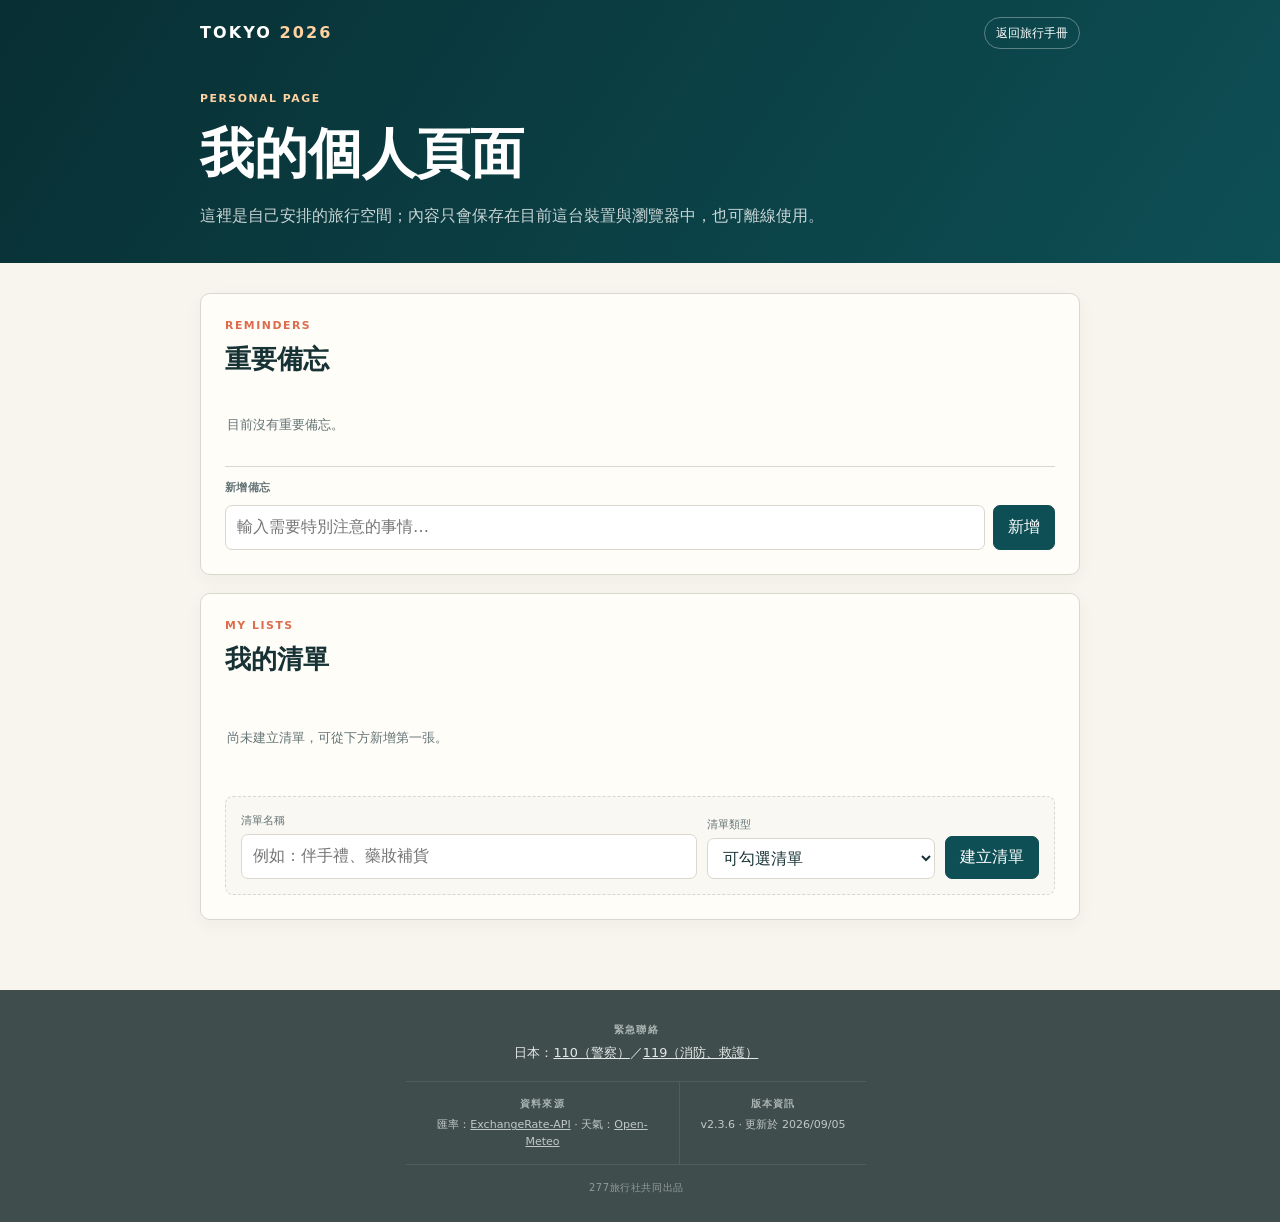
<file: personal-tools.html>
<!doctype html>
<html lang="zh-Hant">
  <head>
    <meta charset="UTF-8" />
    <meta name="viewport" content="width=device-width, initial-scale=1" />
    <meta name="theme-color" content="#0d4f55" />
    <meta name="description" content="東京旅行的個人備忘與自訂清單。" />
    <title>個人頁面｜東京旅行 2026</title>
    <link rel="manifest" href="manifest.webmanifest" />
    <link rel="icon" href="icon.svg" type="image/svg+xml" />
    <link rel="stylesheet" href="personal-tools.css?v=2.1.0" />
  </head>
  <body>
    <header class="tools-hero">
      <nav class="tools-nav container" aria-label="個人頁面導覽">
        <a class="brand" href="index.html">TOKYO <span>2026</span></a>
        <a class="back-link" href="index.html">返回旅行手冊</a>
      </nav>
      <div class="container tools-heading">
        <p class="eyebrow">PERSONAL PAGE</p>
        <h1>我的個人頁面</h1>
        <p>這裡是自己安排的旅行空間；內容只會保存在目前這台裝置與瀏覽器中，也可離線使用。</p>
      </div>
    </header>

    <main class="container tools-main">
      <section class="tool-panel" aria-labelledby="reminders-title">
        <div class="panel-heading">
          <div>
            <p class="eyebrow">REMINDERS</p>
            <h2 id="reminders-title">重要備忘</h2>
          </div>
          <span class="panel-count" data-reminder-count></span>
        </div>
        <ul class="editable-list reminder-list" data-reminder-list></ul>
        <form class="add-form" data-reminder-form>
          <span class="add-form-label">新增備忘</span>
          <label class="sr-only" for="reminder-input">新增重要備忘</label>
          <input id="reminder-input" name="reminder" type="text" maxlength="160" placeholder="輸入需要特別注意的事情…" required />
          <button type="submit">新增</button>
        </form>
      </section>

      <section class="tool-panel" aria-labelledby="lists-title">
        <div class="panel-heading">
          <div>
            <p class="eyebrow">MY LISTS</p>
            <h2 id="lists-title">我的清單</h2>
          </div>
          <span class="panel-count" data-list-count></span>
        </div>
        <div class="custom-lists" data-custom-lists></div>
        <form class="create-list-form" data-create-list-form>
          <label>
            <span>清單名稱</span>
            <input name="title" type="text" maxlength="60" placeholder="例如：伴手禮、藥妝補貨" required />
          </label>
          <label>
            <span>清單類型</span>
            <select name="type">
              <option value="checklist">可勾選清單</option>
              <option value="plain">一般清單</option>
            </select>
          </label>
          <button type="submit">建立清單</button>
        </form>
      </section>
    </main>

    <footer class="footer">
      <div class="container footer-inner">
        <div class="footer-note">
          <div class="footer-emergency">
            <span class="footer-label">緊急聯絡</span>
            <p>日本：<a href="tel:110">110（警察）</a>／<a href="tel:119">119（消防、救護）</a></p>
          </div>
          <div class="footer-details">
            <div class="footer-sources">
              <span class="footer-label">資料來源</span>
              <p>匯率：<a href="https://www.exchangerate-api.com" target="_blank" rel="noreferrer">ExchangeRate-API</a><span aria-hidden="true"> · </span>天氣：<a href="https://open-meteo.com/" target="_blank" rel="noreferrer">Open-Meteo</a></p>
            </div>
            <div class="footer-version-block">
              <span class="footer-label">版本資訊</span>
              <p>v2.3.6 · 更新於 2026/09/05</p>
            </div>
          </div>
          <small class="footer-brand">277旅行社共同出品</small>
        </div>
      </div>
    </footer>
    <nav class="mobile-page-nav" aria-label="頁面切換">
      <a href="index.html">
        <svg aria-hidden="true" viewBox="0 0 24 24">
          <path d="M4 5.5A2.5 2.5 0 0 1 6.5 3H11a3 3 0 0 1 3 3v15a3 3 0 0 0-3-3H4V5.5Z" />
          <path d="M20 5.5A2.5 2.5 0 0 0 17.5 3H14v18a3 3 0 0 1 3-3h3V5.5Z" />
        </svg>
        <span>旅行手冊</span>
      </a>
      <a href="personal-tools.html" aria-current="page">
        <svg aria-hidden="true" viewBox="0 0 24 24">
          <circle cx="12" cy="8" r="3.5" />
          <path d="M5.5 20a6.5 6.5 0 0 1 13 0" />
        </svg>
        <span>我的頁面</span>
      </a>
    </nav>
    <div class="save-status" data-save-status role="status" aria-live="polite" hidden></div>
    <div class="update-notice" data-update-notice hidden>
      <span>已取得新版內容</span>
      <button type="button" data-update-now>立即更新</button>
    </div>
    <script src="personal-tools.js?v=2.1.0"></script>
  </body>
</html>
</file>
<file: styles.css>
:root { --ink:#173235; --muted:#637376; --paper:#f8f5ee; --accent:#dc6c4e; --teal:#0d4f55; --line:#d9d7ce; }
* { box-sizing:border-box; }
html { scroll-behavior:smooth; }
body { margin:0; color:var(--ink); background:var(--paper); font-family:"Noto Sans TC","PingFang TC",system-ui,sans-serif; line-height:1.55; }
.icon-sprite { position:absolute; width:0; height:0; overflow:hidden; }
a { color:inherit; text-underline-offset:3px; }
.container { width:min(1120px,calc(100% - 40px)); margin-inline:auto; }
.hero { min-height:350px; color:#fff; background:linear-gradient(125deg,rgba(4,36,40,.9),rgba(13,79,85,.75)),url("https://images.unsplash.com/photo-1540959733332-eab4deabeeaf?auto=format&fit=crop&w=1800&q=80") center/cover; }
.nav-shell { min-height:76px; }.nav { position:relative; z-index:4; display:flex; justify-content:space-between; align-items:center; padding-block:18px; color:#fff; transition:color .2s; }.nav.is-sticky { position:fixed; z-index:4; top:12px; right:20px; left:auto; width:auto; margin:0; padding:0; color:var(--ink); transform:none; }.brand { font-weight:800; text-decoration:none; letter-spacing:.13em; }.nav.is-sticky .brand { display:none; }.brand span { color:#ffd2a0; }.menu-wrap { position:relative; }.menu-button { display:grid; gap:5px; width:42px; padding:10px 8px; border:0; border-radius:4px; color:inherit; background:transparent; cursor:pointer; }.nav.is-sticky .menu-button { width:42px; height:42px; padding:10px 9px; border:1px solid #17323512; border-radius:8px; background:#f8f5eea6; box-shadow:0 2px 8px #1732350d; backdrop-filter:blur(8px); }.menu-button:hover,.menu-button:focus-visible { background:#ffffff20; }.nav.is-sticky .menu-button:hover,.nav.is-sticky .menu-button:focus-visible { background:#fffdf8d9; }.menu-button span { display:block; width:100%; height:2px; background:currentColor; transition:transform .2s,opacity .2s; }.menu-button[aria-expanded="true"] span:nth-child(1) { transform:translateY(7px) rotate(45deg); }.menu-button[aria-expanded="true"] span:nth-child(2) { opacity:0; }.menu-button[aria-expanded="true"] span:nth-child(3) { transform:translateY(-7px) rotate(-45deg); }.nav.is-sticky .menu-button[aria-expanded="true"] span:nth-child(1) { transform:translateY(7px) rotate(45deg); }.nav.is-sticky .menu-button[aria-expanded="true"] span:nth-child(3) { transform:translateY(-7px) rotate(-45deg); }.site-menu { position:absolute; z-index:2; top:calc(100% + 8px); right:0; width:180px; overflow:hidden; border:1px solid #ffffff30; border-radius:6px; background:#fff; box-shadow:0 12px 30px #0004; }.site-menu a { display:flex; align-items:center; gap:11px; padding:12px 16px; color:var(--ink); font-size:.9rem; text-decoration:none; }.site-menu a svg { width:18px; height:18px; flex:none; color:var(--accent); fill:none; stroke:currentColor; stroke-width:1.7; stroke-linecap:round; stroke-linejoin:round; transition:color .2s; }.site-menu a:hover,.site-menu a:focus-visible { background:#fff1df; }.site-menu a:hover svg,.site-menu a:focus-visible svg { color:var(--teal); }
.hero-content { padding:38px 0 48px; }.eyebrow { margin:0 0 8px; color:var(--accent); font-size:.76rem; font-weight:800; letter-spacing:.15em; }.hero .eyebrow { color:#ffd2a0; }.hero h1 { margin:0; font-family:Georgia,"Noto Serif TC",serif; font-size:clamp(2.8rem,8vw,5.4rem); line-height:1.08; }.hero-copy { max-width:32rem; font-size:1.08rem; opacity:.9; }.trip-meta { display:flex; gap:34px; margin-top:22px; }.trip-meta div { display:grid; gap:2px; }.trip-meta span { font-size:.74rem; opacity:.7; }.trip-meta strong { font-size:.94rem; }
.app-install { display:inline-flex; align-items:center; gap:8px; margin-top:22px; padding:9px 14px; border:1px solid #ffffff66; border-radius:999px; color:#fff; background:#ffffff12; font:inherit; font-size:.78rem; font-weight:700; cursor:pointer; backdrop-filter:blur(6px); }.app-install[hidden] { display:none; }.app-install:hover,.app-install:focus-visible { background:#ffffff25; }.app-install > span[aria-hidden] { font-size:1rem; }
.trip-status { position:relative; z-index:2; margin-top:-22px; }.trip-status[hidden] { display:none; }.trip-status-card { display:grid; grid-template-columns:minmax(220px,.7fr) minmax(0,1.3fr); gap:22px; align-items:center; padding:18px 22px; border:1px solid var(--line); border-radius:9px; background:#fffdf8; box-shadow:0 7px 20px #18323516; }.trip-status-copy .eyebrow { margin-bottom:3px; font-size:.65rem; }.trip-status-copy h2 { margin:0; font-family:Georgia,"Noto Serif TC",serif; font-size:clamp(1.35rem,3vw,1.75rem); line-height:1.2; }.trip-status-lead { margin:5px 0 0; color:var(--muted); font-size:.84rem; }.trip-status-lead:empty { display:none; }.trip-status-weather { display:flex; flex-wrap:wrap; align-items:center; gap:4px 7px; margin-top:8px; color:var(--teal); }.trip-status-weather[hidden] { display:none; }.trip-status-weather-icon { font-size:1rem; }.trip-status-weather strong { font-size:.82rem; }.trip-status-weather > span:last-child { color:var(--muted); font-size:.68rem; }.trip-status-actions { display:grid; gap:8px; }.trip-status[data-trip-phase="before"] .trip-status-actions { grid-template-columns:repeat(2,minmax(0,1fr)); }.trip-status-action { display:grid; grid-template-columns:1fr auto; gap:2px 9px; align-items:center; min-width:0; padding:9px 11px; border:1px solid var(--line); border-radius:7px; color:var(--ink); background:#fff; text-decoration:none; transition:border-color .2s,background .2s,transform .2s; }.trip-status-action:hover,.trip-status-action:focus-visible { border-color:#b9c7c5; background:#fff7ec; transform:translateY(-1px); }.trip-status-action span { overflow:hidden; color:var(--muted); font-size:.68rem; text-overflow:ellipsis; white-space:nowrap; }.trip-status-action strong { grid-column:1; color:var(--teal); font-size:.8rem; }.trip-status-action::after { grid-column:2; grid-row:1 / span 2; content:"→"; color:var(--accent); font-size:.95rem; }.trip-status-action-primary { border-color:#0d4f5528; background:#f5f8f6; }.quick-links { display:grid; grid-template-columns:repeat(3,1fr); gap:1px; margin-top:16px; background:var(--line); box-shadow:0 8px 25px #18323520; }.quick-links a { display:flex; align-items:center; gap:11px; padding:21px; background:#fff; font-size:.92rem; text-decoration:none; }.quick-links a:hover { background:#fff7ec; }.quick-links svg { width:21px; height:21px; flex:none; color:var(--accent); fill:none; stroke:currentColor; stroke-width:1.7; stroke-linecap:round; stroke-linejoin:round; transition:color .2s,transform .2s; }.quick-links a:hover svg,.quick-links a:focus-visible svg { color:var(--teal); transform:translateY(-1px); }.personal-page-entry { display:flex; justify-content:flex-end; padding-top:11px; }.personal-page-entry a { display:inline-flex; align-items:center; gap:8px; padding:5px 2px; color:var(--muted); font-size:.76rem; text-decoration:none; }.personal-page-entry svg { width:16px; height:16px; flex:none; fill:none; stroke:var(--accent); stroke-width:1.7; stroke-linecap:round; stroke-linejoin:round; }.personal-page-entry strong { margin-right:7px; color:var(--teal); font-weight:500; }.personal-page-entry > a > span:last-child { color:var(--accent); transition:transform .2s; }.personal-page-entry a:hover,.personal-page-entry a:focus-visible { color:var(--ink); }.personal-page-entry a:hover > span:last-child,.personal-page-entry a:focus-visible > span:last-child { transform:translateX(2px); }
.trip-personal-reminder { display:inline-block; margin-top:9px; color:#bd6c4f; font-size:.74rem; line-height:1.45; text-decoration:none; }.trip-personal-reminder[hidden] { display:none; }.trip-personal-reminder strong { color:#aa553c; font-weight:800; }.trip-personal-reminder:hover,.trip-personal-reminder:focus-visible { color:#9f5039; text-decoration:underline; text-underline-offset:3px; }
.currency-section { padding-top:54px; }.currency-card { display:grid; grid-template-columns:minmax(210px,.75fr) minmax(0,1.6fr); gap:46px; align-items:center; padding:32px 36px; border:1px solid var(--line); border-radius:10px; background:#fffdf8; box-shadow:0 8px 24px #1832350d; }.currency-intro h2 { margin:0; font-family:Georgia,"Noto Serif TC",serif; font-size:1.8rem; }.currency-intro > p:last-child { margin:7px 0 0; color:var(--muted); font-size:.88rem; }.currency-fields { display:grid; grid-template-columns:minmax(0,1fr) auto minmax(0,1fr); gap:14px; align-items:end; }.currency-field { display:grid; gap:6px; }.currency-field > span:first-child { color:var(--muted); font-size:.78rem; }.currency-field > span:first-child strong { margin-right:5px; color:var(--teal); letter-spacing:.04em; }.currency-input-wrap { display:flex; align-items:center; gap:8px; min-width:0; padding:9px 12px; border:1px solid var(--line); border-radius:7px; background:#fff; transition:border-color .2s,box-shadow .2s; }.currency-input-wrap:focus-within { border-color:var(--teal); box-shadow:0 0 0 3px #0d4f5517; }.currency-input-wrap > span { flex:none; color:var(--accent); font-size:.88rem; font-weight:700; }.currency-input-wrap input { width:100%; min-width:0; padding:0; border:0; outline:0; color:var(--ink); background:transparent; font:inherit; font-size:1.15rem; font-weight:700; text-align:right; }.currency-input-wrap input:disabled { color:var(--muted); }.currency-equals { padding-bottom:10px; color:var(--accent); font-weight:800; }.currency-meta { display:flex; align-items:center; justify-content:space-between; gap:18px; margin-top:13px; }.currency-meta strong { display:block; color:var(--ink); font-size:.8rem; }.currency-meta p { margin:2px 0 0; color:var(--muted); font-size:.72rem; }.currency-refresh { flex:none; padding:5px 0; border:0; color:var(--teal); background:transparent; font:inherit; font-size:.74rem; font-weight:700; text-decoration:underline; text-underline-offset:3px; cursor:pointer; }.currency-refresh:hover,.currency-refresh:focus-visible { color:var(--accent); }.currency-refresh:disabled { color:var(--muted); cursor:wait; }.currency-disclaimer { margin:12px 0 0; padding-top:10px; border-top:1px dashed var(--line); color:var(--muted); font-size:.68rem; }.currency-disclaimer a { color:var(--teal); }
.section { padding:90px 0; }.section-heading { max-width:38rem; margin-bottom:32px; }.section-heading h2 { margin:0; font-family:Georgia,"Noto Serif TC",serif; font-size:2.35rem; }.itinerary-title-row { display:flex; align-items:baseline; justify-content:space-between; gap:16px; }.collapse-days { display:inline-flex; align-items:center; gap:9px; padding:5px 1px; border:0; color:var(--muted); background:transparent; font:inherit; font-size:.72rem; font-weight:600; letter-spacing:.08em; cursor:pointer; white-space:nowrap; transition:color .2s; }.collapse-days::before { content:""; width:18px; height:1px; background:var(--accent); opacity:.6; transition:width .2s,opacity .2s; }.collapse-days:hover,.collapse-days:focus-visible { color:var(--ink); }.collapse-days:hover::before,.collapse-days:focus-visible::before { width:24px; opacity:1; }.section-heading > p:last-child { color:var(--muted); }.day-list { border-top:1px solid var(--line); }.day-card { border-bottom:1px solid var(--line); }.day-card summary { display:grid; grid-template-columns:100px 1fr 24px; align-items:center; gap:14px; margin:7px 0; padding:20px 12px; border-radius:7px; background:#f3efe7; cursor:pointer; list-style:none; transition:background .2s; }.day-card summary:hover { background:#ebe4d9; }.day-card[open] summary { background:#ebe4d9; }.day-card summary::-webkit-details-marker { display:none; }.day-number { color:var(--accent); font-size:.76rem; font-weight:bold; letter-spacing:.1em; }.day-card strong,.day-card small { display:block; }.day-card summary strong { color:var(--ink); font-size:1.05rem; font-weight:800; }.day-card small { margin-top:2px; color:var(--muted); }.chevron { text-align:right; font-size:1.3rem; transition:transform .2s; }.day-card[open] .chevron { transform:rotate(180deg); }.schedule { padding:0 4px 25px 118px; }.schedule > div { display:grid; grid-template-columns:64px 1fr; gap:16px; padding:12px 0; border-top:1px dashed var(--line); }.schedule > div:first-child { border-top:0; }.schedule time { color:#bf745f; font-size:.82rem; font-weight:400; line-height:1.45; }.schedule-content { min-width:0; }.schedule-content > strong { color:#405b5e; font-weight:600; }.schedule-list { margin:6px 0 0; padding-left:1.25rem; color:var(--muted); }.schedule-list li + li { margin-top:3px; }.place-map { display:inline-block; margin-left:4px; color:var(--teal); font-size:.8rem; white-space:nowrap; }.place-map:hover { color:var(--accent); }.visibility-link { display:inline-block; margin-top:12px; color:var(--teal); font-size:.88rem; font-weight:700; }
#itinerary > .section-heading { max-width:none; }
#itinerary > .section-heading > p:last-child { max-width:38rem; }
.essentials { padding:74px 0; background:#dfe5e6; }.info-grid { display:grid; grid-template-columns:repeat(3,1fr); gap:18px; }.info-grid article { min-height:190px; padding:26px; border:1px solid var(--line); background:#faf8f2; }.info-grid h3 { margin:0 0 5px; }.info-grid p { color:var(--muted); font-size:.93rem; }.checklist { margin:10px 0 0; padding-left:1.2rem; color:var(--muted); font-size:.9rem; }.checklist li + li { margin-top:6px; }.info-grid a { color:var(--teal); font-size:.88rem; font-weight:bold; }.footer p { margin:0; }
.ticket-section,.lodging-section { padding:74px 0; }.ticket-section { background:#e5ebe6; }.ticket-card,.lodging-card { width:100%; margin:0 auto; padding:28px; border:1px solid var(--line); background:#faf8f2; }.lodging-section { background:#e8edef; }.info-grid-single { grid-template-columns:minmax(0,1fr); justify-content:center; }.info-grid-single article { min-height:auto; }.footer p { margin:0; }
.food-section { margin:4px 4px 28px 118px; padding:22px; border:1px solid var(--line); border-radius:8px; background:#fffdf8; }.food-heading { margin-bottom:20px; }.food-heading p { margin:0 0 3px; color:var(--accent); font-size:.7rem; font-weight:800; letter-spacing:.12em; }.food-heading h3 { margin:0; font-size:1.05rem; }.food-placeholder { margin:0; color:var(--muted); font-size:.9rem; }.food-area + .food-area { margin-top:20px; }.food-area h4 { margin:0 0 8px; color:var(--teal); font-size:.86rem; }.restaurant-list { margin:0; padding:0; list-style:none; }.restaurant-list li { display:flex; align-items:center; justify-content:space-between; gap:14px; padding:11px 0; border-top:1px dashed var(--line); }.restaurant-list li:first-child { border-top:0; }.restaurant-list strong { display:inline; margin-left:6px; }.restaurant-list p { margin:3px 0 0; color:var(--muted); font-size:.78rem; }.restaurant-list b { color:var(--accent); font-weight:700; }.food-type { display:inline-block; padding:1px 6px; border-radius:99px; color:var(--teal); background:#e6ece8; font-size:.72rem; }.restaurant-map { flex:none; color:var(--teal); font-size:.82rem; font-weight:700; white-space:nowrap; }
.food-reference { margin:4px 4px 28px 118px; padding:10px 0 10px 13px; border-left:2px solid var(--line); }.food-reference > p { margin:0; color:var(--muted); font-size:.8rem; }.food-reference a { display:inline-block; margin-top:3px; color:var(--teal); font-size:.8rem; font-weight:700; }
.restaurant-list .restaurant-note { margin-top:5px; font-size:.72rem; line-height:1.45; }
.ticket-group { margin-top:12px; }.ticket-group + .ticket-group { margin-top:26px; padding-top:20px; border-top:1px solid var(--line); }.ticket-group h4 { margin:0 0 8px; color:var(--teal); font-size:.8rem; }.ticket-category { display:inline-flex; align-items:center; padding:3px 8px; border-radius:99px; color:var(--teal); background:#e6ece8; font-weight:800; letter-spacing:.02em; }.ticket-list { margin:0; padding:0; list-style:none; }.ticket-list > li { padding:7px 0; border-top:1px dashed var(--line); }.ticket-list > li:first-child { border-top:0; }.ticket-list strong { display:block; font-size:.88rem; }.ticket-meta { margin:3px 0 0; padding-left:1.1rem; color:var(--muted); font-size:.76rem; }.ticket-meta li + li { margin-top:2px; }.rating { color:var(--accent); font-weight:700; }.place-note { color:var(--muted); font-size:.78rem; }.group-tag { display:inline-block; padding:1px 6px; border-radius:99px; color:var(--teal); background:#e6ece8; font-size:.72rem; font-weight:700; line-height:1.35; vertical-align:middle; }.group-tag-eren { color:#754c32; background:#f4e4d1; }.group-tag-levi { color:#3f5579; background:#dce6f1; }.travel-note { margin:7px 0 0; color:var(--muted); font-size:.78rem; line-height:1.55; }.option-note { margin:5px 0 0; color:var(--muted); font-size:1rem; }.option-group { margin-top:14px; }.option-group > span { display:block; color:#405b5e; font-size:1rem; font-weight:600; }.deck-list { margin:7px 0 0; padding:0; list-style:none; }.deck-list li { padding:10px 0; border-top:1px dashed var(--line); }.deck-name { color:#405b5e; font-weight:600; }.deck-list p { margin:3px 0 0; color:var(--muted); font-size:.88rem; }.tower-info { margin-top:10px; }.tower-info > span { color:var(--muted); font-size:.84rem; font-weight:600; }.tower-info .deck-list { margin-top:3px; }.tower-info .deck-list li { padding:4px 0; border-top:0; }.tower-info .deck-name { color:var(--muted); font-size:.82rem; font-weight:600; }.tower-info .deck-list p { margin:1px 0 0; font-size:.78rem; }.lodging-details { display:block; margin:4px 0; color:var(--muted); font-size:.76rem; line-height:1.5; }.footer a { color:var(--teal); font-size:.9rem; font-weight:800; text-decoration-thickness:2px; }
.ticket-link { display:inline-block; margin-left:4px; color:#bf745f; font-size:.8rem; font-weight:400; white-space:nowrap; }.ticket-heading { display:flex; align-items:baseline; justify-content:space-between; gap:10px; }.ticket-return { flex:none; color:#bf745f; font-size:.7rem; font-weight:400; text-decoration-thickness:1px; text-underline-offset:2px; white-space:nowrap; }
.ticket-meta .ticket-subheading { margin-top:8px; margin-left:-1.1rem; padding-left:1.1rem; color:var(--teal); font-size:.76rem; font-weight:700; list-style:none; }
.status-mark { display:inline-grid; width:1.2em; height:1.2em; margin-left:3px; place-items:center; border-radius:50%; font-size:.78em; font-weight:800; line-height:1; vertical-align:middle; }.status-purchased { color:#fff; background:#4f936d; }.status-pending { color:#6d5411; background:#f3c95c; }
.info-grid .ticket-status { margin:5px 0 0; color:var(--muted); font-size:.76rem; }.status-onsite { color:#fff; background:#4f7d85; }
.ticket-quick-notes { margin-top:3px; }.ticket-details { margin:9px 0 0 1.1rem; padding-left:10px; border-left:2px solid #d9d7ce; }.ticket-details summary { display:block; padding:3px 0; color:var(--muted); font-size:.72rem; font-weight:500; cursor:pointer; list-style:none; }.ticket-details summary::-webkit-details-marker { display:none; }.ticket-details summary span { display:inline-block; margin-left:4px; font-size:.82rem; line-height:1; vertical-align:1px; }.ticket-details[open] summary span { font-size:0; }.ticket-details[open] summary span::after { content:"▴"; font-size:.82rem; }.ticket-details .ticket-meta { margin:5px 0 0; }
.tower-photo-details { margin:10px 0 0 1.1rem; padding-left:10px; border-left:2px solid var(--line); }.day-card .tower-photo-details summary,.day-card .tower-photo-details[open] summary,.day-card .tower-photo-details summary:hover { display:block; margin:0; padding:3px 0; border-radius:0; color:var(--muted); background:transparent; font-size:.72rem; font-weight:500; cursor:pointer; list-style:none; }.tower-photo-details summary::-webkit-details-marker { display:none; }.tower-photo-details summary span { display:inline-block; margin-left:4px; font-size:.82rem; line-height:1; vertical-align:1px; }.tower-photo-details[open] summary span { font-size:0; }.tower-photo-details[open] summary span::after { content:"▴"; font-size:.82rem; }.tower-photo-details .schedule-list { margin-top:5px; background:transparent; font-size:.78rem; }.tower-photo-details .place-map { font-size:.74rem; }.tower-photo-details .place-note { font-size:.72rem; }
.footer { padding:32px 0 26px; color:#e4e8e6; background:#3f4d4d; font-size:.82rem; }.footer-inner { display:grid; grid-template-columns:1fr auto 1fr; align-items:center; }.footer-note { grid-column:2; width:min(100%,460px); text-align:center; }.footer p { margin:0; }.footer-label { display:block; margin-bottom:5px; color:#aab4b1; font-size:.63rem; font-weight:600; letter-spacing:.12em; }.footer-emergency { padding-bottom:18px; }.footer-emergency p { font-size:.8rem; }.footer-emergency p a { color:inherit; font-size:inherit; font-weight:400; text-decoration-thickness:1px; }.footer-details { display:grid; grid-template-columns:minmax(0,1.45fr) minmax(0,1fr); border-top:1px solid #ffffff18; border-bottom:1px solid #ffffff18; }.footer-details > div { min-width:0; padding:14px 16px; }.footer-details > div + div { border-left:1px solid #ffffff18; }.footer-details p { color:#c0c8c6; font-size:.69rem; line-height:1.55; }.footer-sources a { color:inherit; font-size:inherit; font-weight:400; text-decoration-thickness:1px; }.footer-brand { display:block; margin-top:15px; color:#929d9a; font-size:.62rem; font-weight:400; letter-spacing:.06em; }
.transit-section { padding:74px 0; background:#dfe9e8; }.transit-grid { display:grid; grid-template-columns:repeat(2,1fr); gap:18px; }.transit-card { display:block; padding:26px; border:1px solid var(--line); background:#faf8f2; text-decoration:none; transition:transform .2s,box-shadow .2s; }.transit-card:hover { transform:translateY(-2px); box-shadow:0 8px 20px #18323516; }.transit-card span,.transit-card strong,.transit-card small { display:block; }.transit-card span { margin-bottom:9px; color:var(--accent); font-size:.72rem; font-weight:800; letter-spacing:.12em; }.transit-card strong { color:var(--ink); font-size:1.1rem; }.transit-card small { margin-top:5px; color:var(--muted); }
.heading-sans { font-family:"Noto Sans TC","PingFang TC",system-ui,sans-serif; font-size:.88em; font-weight:800; letter-spacing:0; }
.lodging-entry { padding:13px 0; border-top:1px dashed var(--line); }.lodging-entry:first-of-type { border-top:0; }.lodging-entry-head { display:flex; align-items:center; justify-content:space-between; gap:10px; }.lodging-status { color:var(--muted); font-size:.74rem; }.lodging-name { display:block; margin-top:9px; color:var(--ink); font-size:.9rem; line-height:1.35; }.lodging-japanese { display:block; margin-top:1px; color:var(--muted); font-size:.76rem; }.lodging-details { display:grid; gap:3px; margin:10px 0 8px; color:var(--muted); font-size:.76rem; line-height:1.45; }.lodging-details p { margin:0; }.lodging-details p span { display:inline-block; width:2.4rem; color:var(--teal); font-size:.7rem; font-weight:700; }.lodging-entry > a { font-size:.82rem; }.lodging-pending { padding-bottom:0; }.lodging-pending > p { margin:8px 0 0; color:var(--muted); font-size:.82rem; }
.back-to-top { position:fixed; z-index:3; right:max(14px,calc((100vw - 1120px)/2)); bottom:18px; display:grid; width:44px; height:44px; place-items:center; padding:0; border:1px solid #ffffff38; border-radius:50%; color:#f9fbf8; background:rgba(111,132,127,.48); box-shadow:0 4px 14px #1732351a; line-height:1; text-decoration:none; opacity:0; pointer-events:none; transform:translateY(8px); transition:opacity .2s,transform .2s,background .2s,box-shadow .2s; backdrop-filter:blur(8px); }.footer .back-to-top svg { width:19px; height:13px; overflow:visible; fill:none; stroke:#f9fbf8; stroke-width:1.7; stroke-linecap:round; stroke-linejoin:round; }.back-to-top.is-visible { opacity:1; pointer-events:auto; transform:translateY(0); }.back-to-top:hover,.back-to-top:focus-visible { background:rgba(88,114,108,.62); box-shadow:0 6px 18px #17323524; transform:translateY(-2px); }
@media (min-width:621px) { .ticket-section .ticket-card,.lodging-section .lodging-card,.essentials .info-grid-single { width:100%; max-width:none; }.essentials .info-grid-single > article { width:100%; max-width:none; justify-self:stretch; } }
@media (max-width:760px) { .currency-card { grid-template-columns:1fr; gap:22px; padding:26px; } }
/* Daily weather summary */
.currency-disclaimer { margin:4px 0 0; padding-top:0; border-top:0; font-size:.72rem; }
.weather-disclaimer { margin:12px 4px 0; color:var(--muted); font-size:.72rem; }
.day-card summary { grid-template-columns:112px minmax(0,1fr) 24px; }
.day-card summary > span:nth-child(2) { padding-left:12px; }
.day-weather { display:block; margin-top:7px; padding-top:6px; border-top:1px solid #dc6c4e40; color:var(--muted); font-weight:400; letter-spacing:0; cursor:inherit; }
.day-weather-main { display:flex; align-items:flex-start; gap:4px; min-width:0; color:var(--muted); white-space:normal; }
.day-weather-icon { width:1rem; font-size:.82rem; line-height:1; text-align:center; }
.day-weather-icon:empty { display:none; }
.day-weather-temp { min-width:0; font-size:.7rem; font-weight:500; line-height:1.35; overflow-wrap:anywhere; }
.day-weather-rain,.day-weather-meta { display:block; color:var(--muted); font-size:.6rem; font-weight:400; line-height:1.35; white-space:normal; }
.day-weather-meta { margin-top:4px; }
.day-weather-meta[data-state="cached"] { color:#9a5c36; }
.day-weather-meta[data-state="error"] { color:#a04438; }
@media (max-width:760px) { .trip-status-card { grid-template-columns:1fr; gap:13px; } }
@media (max-width:620px) { .container { width:min(100% - 28px,1120px); }.nav-shell { min-height:68px; }.nav.is-sticky { top:10px; right:14px; width:auto; }.hero { min-height:320px; }.hero-content { padding:30px 0 42px; }.trip-meta { gap:17px; margin-top:18px; }.trip-status { margin-top:-10px; }.trip-status-card { padding:16px 14px; }.trip-status-copy h2 { font-size:1.35rem; }.trip-status-lead { font-size:.78rem; }.trip-status[data-trip-phase="before"] .trip-status-actions { grid-template-columns:1fr; gap:6px; }.quick-links { grid-template-columns:repeat(2,1fr); margin-top:12px; }.quick-links a { gap:9px; padding:15px 16px; }.quick-links svg { width:19px; height:19px; }.currency-section { padding-top:38px; }.currency-card { padding:22px 18px; }.currency-fields { grid-template-columns:1fr; gap:9px; }.currency-equals { display:none; }.currency-meta { align-items:flex-start; }.section,.ticket-section,.lodging-section { padding:62px 0; }.ticket-card,.lodging-card { padding:22px; }.day-card summary { grid-template-columns:68px 1fr 20px; gap:8px; }.schedule { padding-left:0; }.schedule > div { grid-template-columns:55px 1fr; gap:10px; }.food-section { margin-left:0; margin-right:0; padding:18px; }.food-reference { margin-left:0; margin-right:0; }.info-grid { grid-template-columns:1fr; }.info-grid article { min-height:auto; }.transit-grid { grid-template-columns:1fr; }.info-grid article { min-height:auto; }.footer-inner { grid-template-columns:1fr; }.footer-note { grid-column:1; justify-self:center; }.footer { padding-bottom:30px; } }
@media (max-width:620px) { .day-card summary { grid-template-columns:78px minmax(0,1fr) 20px; }.day-weather { margin-top:6px; padding-top:5px; }.day-weather-main { gap:3px; }.day-weather-icon { font-size:.76rem; }.day-weather-temp { font-size:.65rem; }.day-weather-rain,.day-weather-meta { font-size:.56rem; }.chevron { grid-column:auto; grid-row:auto; } }
.checklist-groups { display:grid; grid-template-columns:repeat(2,minmax(0,1fr)); gap:24px 38px; margin-top:20px; }.checklist-group { min-width:0; }.checklist-group h4 { margin:0 0 9px; padding-bottom:7px; border-bottom:1px solid var(--line); color:var(--teal); font-size:.9rem; }.checklist-group label { display:flex; align-items:flex-start; gap:9px; padding:5px 2px; color:var(--muted); font-size:.86rem; cursor:pointer; }.checklist-group input { flex:none; width:17px; height:17px; margin:2px 0 0; accent-color:var(--teal); cursor:pointer; }.checklist-group label:has(input:checked) { color:#8b9697; text-decoration:line-through; text-decoration-color:#8b969788; }.checklist-group label:focus-within { color:var(--ink); }
.checklist-progress { margin-bottom:23px; padding-bottom:17px; border-bottom:1px solid var(--line); }.checklist-progress-copy { display:flex; align-items:center; justify-content:space-between; gap:14px; margin-bottom:8px; color:var(--muted); font-size:.72rem; }.checklist-progress-copy strong { color:#536669; font-size:.74rem; font-weight:500; }.checklist-progress-track { height:4px; overflow:hidden; border-radius:999px; background:#dfe3df; }.checklist-progress-track span { display:block; width:0; height:100%; border-radius:inherit; background:#78968e; transition:width .25s ease; }
@media (max-width:620px) { .day-card summary > span:nth-child(2) { padding-left:6px; }.checklist-groups { grid-template-columns:1fr; gap:23px; }.checklist-group label { padding-block:6px; } }
@media (max-width:620px) { .personal-page-entry { justify-content:stretch; padding-top:8px; }.personal-page-entry a { width:100%; justify-content:flex-start; padding:7px 2px; }.personal-page-entry > a > span:last-child { margin-left:auto; }.personal-page-entry strong { display:block; margin-right:0; }.personal-page-entry a > span:nth-child(2) { line-height:1.4; } }
.connection-status { position:fixed; z-index:8; bottom:22px; left:50%; width:max-content; max-width:min(440px,calc(100% - 96px)); padding:10px 14px; border:1px solid #ffffff38; border-radius:8px; color:#fff; background:rgba(13,79,85,.76); box-shadow:0 7px 24px #17323526; font-size:.78rem; text-align:center; transform:translateX(-50%); backdrop-filter:blur(8px); }.connection-status[hidden] { display:none; }.connection-status[data-state="offline"] { background:rgba(117,76,50,.76); }
@media (max-width:620px) { .connection-status { bottom:22px; max-width:calc(100% - 96px); } }
.install-guide { width:min(430px,calc(100% - 36px)); margin:auto; padding:28px 28px 24px; border:1px solid #ffffffb8; border-radius:14px; color:var(--ink); background:rgba(255,253,248,.88); box-shadow:0 22px 60px #17323548; backdrop-filter:blur(14px); }.install-guide::backdrop { background:rgba(13,32,34,.42); backdrop-filter:blur(2px); }.install-guide .eyebrow { margin-bottom:5px; }.install-guide h2 { margin:0; padding-right:24px; font-family:Georgia,"Noto Serif TC",serif; font-size:1.65rem; }.install-guide ol { margin:20px 0 0; padding-left:1.45rem; color:var(--muted); font-size:.9rem; }.install-guide li { padding-left:4px; }.install-guide li + li { margin-top:10px; }.install-guide-note { margin:20px 0 0; padding:11px 13px; border-left:3px solid var(--accent); color:#536669; background:#ffffff78; font-size:.76rem; }.install-guide-close { position:absolute; top:14px; right:14px; display:grid; width:34px; height:34px; place-items:center; padding:0; border:0; border-radius:50%; color:var(--muted); background:transparent; font:inherit; font-size:1.5rem; line-height:1; cursor:pointer; }.install-guide-close:hover,.install-guide-close:focus-visible { color:var(--ink); background:#1732350d; }
@media (max-width:620px) { .install-guide { padding:25px 21px 21px; }.install-guide h2 { font-size:1.45rem; } }

.coupon-section { padding:74px 0; background:#e2e9ec; }
.coupon-filters { display:flex; gap:1px; margin:-8px 0 20px; padding:8px 0 0; overflow-x:auto; overflow-y:hidden; border-bottom:1px solid #bfcacc; scrollbar-width:none; overscroll-behavior-x:contain; touch-action:pan-x; }
.coupon-filters::-webkit-scrollbar { display:none; }
.coupon-filters button { flex:none; margin-bottom:-1px; padding:7px 10px; border:1px solid transparent; border-bottom-color:#bfcacc; border-radius:6px 6px 0 0; color:var(--muted); background:transparent; font:inherit; font-size:.75rem; font-weight:700; cursor:pointer; transition:color .2s,border-color .2s,background .2s; }
.coupon-filters button:hover,.coupon-filters button:focus-visible { color:var(--teal); background:#eef3f2; }
.coupon-filters button.is-active { border-color:#b8c7c1; border-bottom-color:#a9beb5; color:#294d49; background:#a9beb5; }
.coupon-grid { display:grid; grid-template-columns:repeat(2,minmax(0,1fr)); gap:12px; }
.coupon-card { display:grid; grid-template-columns:minmax(0,1fr) auto; min-width:0; min-height:116px; align-items:stretch; border:1px solid var(--line); border-radius:9px; color:var(--ink); background:#fff; box-shadow:0 4px 14px #1832350b; text-decoration:none; transition:transform .2s,box-shadow .2s,border-color .2s; }
.coupon-card[hidden] { display:none; }
.coupon-card:hover,.coupon-card:focus-visible { border-color:#b9c7c5; box-shadow:0 8px 20px #18323516; transform:translateY(-2px); }
.coupon-content { display:flex; min-width:0; flex-direction:column; justify-content:center; padding:16px 18px; }
.coupon-content strong { margin-bottom:5px; font-size:1rem; line-height:1.35; }
.coupon-content small { color:var(--muted); font-size:.74rem; line-height:1.45; }
.coupon-content em { display:inline-block; margin-right:4px; padding:1px 5px; border-radius:99px; color:#8a402c; background:#f4d9c8; font-size:.68rem; font-style:normal; font-weight:800; }
.coupon-action { display:flex; align-items:center; gap:5px; margin:14px 0; padding:0 17px; border-left:1px solid var(--line); color:var(--teal); font-size:.76rem; font-weight:800; white-space:nowrap; }
.coupon-action b { font-size:.82rem; }
.coupon-card-warning { border-color:#d8946d; background:#fff9ef; }

@media (max-width:700px) { .coupon-section { padding:62px 0; }.coupon-filters { position:relative; margin-right:-14px; padding-right:46px; }.coupon-filters.has-right-fade { -webkit-mask-image:linear-gradient(to right,#000 0,#000 calc(100% - 42px),transparent 100%); mask-image:linear-gradient(to right,#000 0,#000 calc(100% - 42px),transparent 100%); }.coupon-filters.has-left-fade { -webkit-mask-image:linear-gradient(to right,transparent 0,#000 42px,#000 100%); mask-image:linear-gradient(to right,transparent 0,#000 42px,#000 100%); }.coupon-filters.has-left-fade.has-right-fade { -webkit-mask-image:linear-gradient(to right,transparent 0,#000 42px,#000 calc(100% - 42px),transparent 100%); mask-image:linear-gradient(to right,transparent 0,#000 42px,#000 calc(100% - 42px),transparent 100%); }.coupon-filters button { padding-inline:11px; }.coupon-grid { grid-template-columns:1fr; gap:10px; }.coupon-card { min-height:104px; }.coupon-content { padding:14px 15px; }.coupon-action { margin:12px 0; padding:0 13px; }.coupon-action b { display:none; } }

.footer-version-block p { letter-spacing:.02em; }
.update-notice { position:fixed; z-index:9; bottom:22px; left:50%; display:flex; width:max-content; max-width:min(380px,calc(100% - 92px)); align-items:center; gap:13px; padding:8px 9px 8px 14px; border:1px solid #ffffff30; border-radius:9px; color:#f7faf7; background:rgba(83,108,103,.72); box-shadow:0 6px 20px #17323526; font-size:.76rem; transform:translateX(-50%); backdrop-filter:blur(10px); }
.update-notice[hidden] { display:none; }
.update-now { flex:none; padding:5px 9px; border:1px solid #ffffff42; border-radius:6px; color:#f9fbf8; background:#ffffff12; font:inherit; font-size:.7rem; font-weight:700; cursor:pointer; transition:background .2s,border-color .2s; }
.update-now:hover,.update-now:focus-visible { border-color:#ffffff66; background:#ffffff24; }
@media (max-width:620px) { .update-notice { max-width:calc(100% - 92px); } }
@media (max-width:420px) { .footer-details { grid-template-columns:1fr; }.footer-details > div { padding:13px 12px; }.footer-details > div + div { border-top:1px solid #ffffff18; border-left:0; } }

/* Compact travel tools */
.quick-links { margin-top:-28px; box-shadow:0 6px 18px #18323518; }
.travel-tools { display:grid; grid-template-columns:repeat(2,minmax(0,1fr)); gap:14px; align-items:stretch; padding-top:28px; }
.travel-tools .trip-status { margin-top:0; }
.travel-tools .trip-status-card,.travel-tools .currency-card { display:flex; height:100%; flex-direction:column; gap:16px; align-items:stretch; padding:20px 22px; border-radius:9px; box-shadow:0 5px 16px #1832350d; }
.travel-tools .trip-status-actions { margin-top:auto; }
.travel-tools .currency-section { padding-top:0; }
.travel-tools .currency-intro .eyebrow { margin-bottom:3px; font-size:.65rem; }
.travel-tools .currency-intro h2 { font-size:1.5rem; line-height:1.2; }
.travel-tools .currency-tool { margin-top:auto; }
.travel-tools .currency-fields { gap:8px; }
.travel-tools .currency-refresh { padding:5px 10px; border:1px solid #bfc9c5; border-radius:999px; color:var(--teal); background:#fffdf8; font-size:.68rem; font-weight:400; text-decoration:none; transition:border-color .2s,color .2s,background .2s; }
.travel-tools .currency-refresh:hover,.travel-tools .currency-refresh:focus-visible { border-color:var(--teal); color:var(--teal); background:#f8f5ee; }
.travel-tools .currency-refresh:disabled { border-color:var(--line); background:#f8f5ee; }
@media (max-width:860px) { .travel-tools { grid-template-columns:1fr; } }
@media (max-width:620px) {
  .quick-links { margin-top:-12px; }
  .travel-tools { gap:10px; padding-top:18px; }
  .travel-tools .trip-status-card,.travel-tools .currency-card { padding:17px 15px; }
  .trip-status[data-trip-phase="before"] .trip-status-actions { grid-template-columns:repeat(2,minmax(0,1fr)); gap:6px; }
  .trip-status-action { padding-inline:9px; }
  .trip-status-action span { font-size:.63rem; }
  .trip-status-action strong { font-size:.74rem; }
  .travel-tools .currency-fields { grid-template-columns:minmax(0,1fr) auto minmax(0,1fr); gap:6px; }
  .travel-tools .currency-equals { display:block; }
  .travel-tools .currency-input-wrap { padding-inline:9px; }
  .travel-tools .currency-input-wrap input { font-size:1rem; }
  .travel-tools .currency-meta { align-items:center; }
}

/* Compact inline action pills */
.place-map,.restaurant-map,.ticket-link,.ticket-return,.lodging-entry > a,.food-reference .food-reference-link {
  display:inline-flex;
  width:max-content;
  align-items:center;
  justify-content:center;
  padding:2px 7px;
  border:1px solid #cfd3cf;
  border-radius:999px;
  color:var(--muted);
  background:transparent;
  font-weight:400;
  line-height:1.35;
  text-decoration:none;
  transition:border-color .2s,color .2s,background .2s;
}
.place-map:hover,.place-map:focus-visible,
.restaurant-map:hover,.restaurant-map:focus-visible,
.ticket-link:hover,.ticket-link:focus-visible,
.ticket-return:hover,.ticket-return:focus-visible,
.lodging-entry > a:hover,.lodging-entry > a:focus-visible,
.food-reference .food-reference-link:hover,.food-reference .food-reference-link:focus-visible {
  border-color:#aeb9b5;
  color:#405b5e;
  background:#f8f5ee80;
}
.ticket-link,.ticket-return,.food-reference .food-reference-link {
  border-color:#dfc4ba;
  color:#b97862;
}
.ticket-link:hover,.ticket-link:focus-visible,
.ticket-return:hover,.ticket-return:focus-visible,
.food-reference .food-reference-link:hover,.food-reference .food-reference-link:focus-visible {
  border-color:#c99582;
  color:#a85f49;
  background:#fff7f380;
}
.ticket-return { padding-inline:8px; }
.ticket-purchase-text { color:#b97862; font-weight:400; text-decoration:underline; text-decoration-thickness:1px; text-underline-offset:2px; }
.food-reference .food-reference-link { font-size:.76rem; }
.lodging-entry > a { font-size:.76rem; }

/* Ticket dialog and in-itinerary tower details */
.tower-visit-details .ticket-meta { margin:7px 0 0; padding-left:1.15rem; color:var(--muted); font-size:.76rem; }
.tower-visit-details .ticket-meta li + li { margin-top:3px; }
.tower-visit-details .ticket-subheading { margin-top:9px; color:var(--teal); font-weight:600; list-style:none; }
.ticket-dialog { width:min(430px,calc(100% - 32px)); max-height:min(78vh,620px); margin:auto; overflow:auto; padding:24px; border:1px solid #ffffffb8; border-radius:14px; color:var(--ink); background:rgba(255,253,248,.96); box-shadow:0 22px 60px #17323548; }
.ticket-dialog::backdrop { background:rgba(13,32,34,.42); backdrop-filter:blur(2px); }
.ticket-dialog .eyebrow { margin-bottom:3px; }
.ticket-dialog > h2 { margin:0 0 18px; font-family:Georgia,"Noto Serif TC",serif; font-size:1.45rem; }
.ticket-dialog-close { position:absolute; top:11px; right:11px; display:grid; width:34px; height:34px; place-items:center; padding:0; border:1px solid transparent; border-radius:50%; outline:0; color:var(--muted); background:transparent; font:inherit; font-size:1.5rem; line-height:1; cursor:pointer; appearance:none; -webkit-appearance:none; -webkit-tap-highlight-color:transparent; }
.ticket-dialog-close:hover { color:var(--ink); background:#1732350d; }
.ticket-dialog-close:focus-visible { color:var(--ink); background:#1732350d; box-shadow:0 0 0 2px #9aaaa6; }
.ticket-dialog-entry { padding:0; border:0; list-style:none; }
.ticket-dialog-entry .ticket-heading { display:block; }
.ticket-dialog-entry .ticket-heading strong { font-size:1rem; }
.ticket-dialog-entry .ticket-meta { margin-top:10px; padding-left:1.15rem; font-size:.82rem; }
@media (max-width:620px) { .ticket-dialog { width:calc(100% - 24px); padding:22px 19px; } }

/* Neutral dialog backdrop and equal-priority countdown actions */
.install-guide::backdrop,.ticket-dialog::backdrop { background:rgba(38,38,38,.4); backdrop-filter:blur(2px); }
.trip-status-action-primary { border-color:var(--line); background:#fff; }

/* D5 selectable area cards */
.option-card { margin-top:6px; }
.day-card .option-card summary,.day-card .option-card[open] summary,.day-card .option-card summary:hover {
  display:inline-flex;
  align-items:center;
  justify-content:flex-start;
  gap:6px;
  margin:0;
  padding:5px 1px;
  border:0;
  border-radius:4px;
  color:#405b5e;
  background:transparent;
  font-size:.86rem;
  font-weight:600;
  cursor:pointer;
  list-style:none;
}
.day-card .option-card summary:hover,.day-card .option-card summary:focus-visible { color:var(--teal); }
.day-card .option-card summary::-webkit-details-marker { display:none; }
.day-card .option-card summary::after { content:"▾"; color:var(--muted); font-size:.8rem; font-weight:400; transition:transform .2s; }
.day-card .option-card[open] summary { color:var(--teal); background:transparent; }
.day-card .option-card[open] summary::after { transform:rotate(180deg); }
.option-card > .schedule-list { margin:1px 0 7px 4px; padding:3px 0 4px 1.9rem; border-left:1px solid var(--line); }
.option-card > .schedule-list li { padding-block:5px; }
@media (max-width:620px) { .day-card .option-card summary,.day-card .option-card[open] summary,.day-card .option-card summary:hover { padding:6px 1px; }.option-card > .schedule-list { padding-left:1.7rem; } }

/* D5 optional-area food lists */
.food-option-card { margin-top:18px; }
.day-card .food-option-card summary,.day-card .food-option-card[open] summary,.day-card .food-option-card summary:hover {
  display:inline-flex;
  align-items:center;
  justify-content:flex-start;
  gap:6px;
  margin:0 0 7px;
  padding:4px 1px;
  border:0;
  border-radius:4px;
  color:var(--teal);
  background:transparent;
  font-size:.86rem;
  font-weight:600;
  cursor:pointer;
  list-style:none;
}
.day-card .food-option-card summary::-webkit-details-marker { display:none; }
.day-card .food-option-card summary::after { content:"▾"; color:var(--muted); font-size:.8rem; font-weight:400; transition:transform .2s; }
.day-card .food-option-card summary:hover,.day-card .food-option-card summary:focus-visible { color:var(--accent); }
.day-card .food-option-card[open] summary::after { transform:rotate(180deg); }

/* Tokyo Tower collapsible details */
.day-card .tower-photo-details summary,.day-card .tower-photo-details[open] summary,.day-card .tower-photo-details summary:hover {
  padding:5px 1px;
  font-size:.86rem;
  font-weight:600;
}
.tower-photo-details > .schedule-list,.tower-visit-details > .ticket-meta { padding-left:1.7rem; font-size:.82rem; }
.tower-visit-details .ticket-subheading { margin-top:10px; }
.tower-sublist { margin:4px 0 0; padding-left:1.45rem; color:var(--muted); font-size:inherit; font-weight:400; }
.tower-sublist li + li { margin-top:3px; }
.itinerary-footer-actions { display:flex; justify-content:flex-end; margin-top:12px; }

/* Airport rail ticket details */
.ticket-list > .transport-ticket-entry { padding-block:10px; }
.transport-ticket-summary { margin-top:4px; }
.transport-ticket-details { margin:9px 0 0 1.1rem; padding-left:10px; border-left:2px solid #bfcac4; }
.transport-ticket-details > summary { display:inline-flex; align-items:center; gap:6px; padding:4px 1px; color:#536669; background:transparent; font-size:.8rem; font-weight:500; cursor:pointer; list-style:none; }
.transport-ticket-details > summary::-webkit-details-marker { display:none; }
.transport-ticket-chevron { flex:none; color:var(--muted); font-size:.58rem; line-height:1; }
.transport-ticket-details[open] .transport-ticket-chevron { font-size:0; }
.transport-ticket-details[open] .transport-ticket-chevron::after { content:"▲"; font-size:.58rem; }
.transport-ticket-details[open] > summary { color:var(--teal); }
.transport-ticket-body { padding:3px 10px 10px 1px; }
.transport-ticket-body section { padding-top:15px; }
.transport-ticket-body section + section { margin-top:15px; border-top:1px dashed var(--line); }
.transport-ticket-body h5 { margin:0 0 7px; color:var(--teal); font-size:.8rem; font-weight:700; }
.transport-ticket-body .ticket-meta { margin-top:0; font-size:.8rem; line-height:1.55; }
.transport-flight { margin:0 0 6px; color:#405b5e; font-size:.8rem; }
.transport-times { padding-left:0; list-style:none; }
.transport-times li { display:flex; align-items:baseline; justify-content:space-between; gap:14px; padding:4px 0; border-top:1px solid #d9d7ce80; }
.transport-times li:first-child { border-top:0; }
.ticket-list .transport-times strong { display:inline; color:#536669; font-size:.8rem; font-weight:600; }
.transport-times span { flex:none; font-variant-numeric:tabular-nums; }
.transport-times b { margin-left:4px; color:var(--accent); font-size:.72rem; font-weight:700; }
.transport-note { margin:7px 0 0; color:var(--muted); font-size:.78rem; line-height:1.55; }
.transport-links { padding-left:0; list-style:none; }
.info-grid .transport-links a { color:#bf745f; font-size:.8rem; font-weight:400; text-decoration-thickness:1px; text-underline-offset:2px; }
.ticket-dialog-entry.transport-ticket-body { padding:0; }
.ticket-dialog-entry.transport-ticket-body section:first-child { padding-top:0; }
@media (max-width:620px) {
  .transport-ticket-details > summary { padding-block:6px; }
  .transport-ticket-body { padding:2px 5px 8px 1px; }
  .transport-times li { gap:9px; }
}

/* D4 weather-based itinerary options */
.day-plan-options { display:grid; gap:10px; margin:12px 4px 26px 118px; }
.day-plan-card { overflow:hidden; border:1px solid var(--line); border-radius:8px; background:#fffdf8; }
.day-card .day-plan-card > summary,.day-card[open] .day-plan-card > summary,.day-card .day-plan-card > summary:hover {
  display:grid;
  grid-template-columns:72px minmax(0,1fr) 18px;
  gap:12px;
  align-items:center;
  margin:0;
  padding:14px 16px;
  border-radius:0;
  background:#f5f2eb;
  cursor:pointer;
  list-style:none;
}
.day-card .day-plan-card > summary::-webkit-details-marker { display:none; }
.day-plan-card[open] > summary { border-bottom:1px solid var(--line); }
.day-plan-condition { color:var(--accent); font-size:.7rem; font-weight:700; letter-spacing:.06em; }
.day-card .day-plan-card > summary strong { color:#405b5e; font-size:.92rem; font-weight:600; }
.day-card .day-plan-card > summary small { color:var(--muted); font-size:.72rem; font-weight:400; }
.day-plan-chevron { color:var(--muted); font-size:1rem; text-align:right; transition:transform .2s; }
.day-plan-card[open] .day-plan-chevron { transform:rotate(180deg); }
.day-plan-card .schedule { padding:5px 18px 15px; }
.day-plan-card .schedule > div { grid-template-columns:64px minmax(0,1fr); }
.day-plan-card .travel-note { margin-top:10px; }
@media (max-width:620px) {
  .day-plan-options { margin:10px 0 24px; }
  .day-card .day-plan-card > summary,.day-card[open] .day-plan-card > summary,.day-card .day-plan-card > summary:hover { grid-template-columns:58px minmax(0,1fr) 16px; gap:8px; padding:12px 11px; }
  .day-plan-card .schedule { padding:4px 12px 13px; }
  .day-plan-card .schedule > div { grid-template-columns:54px minmax(0,1fr); gap:9px; }
}

/* Mobile page navigation */
.mobile-page-nav { display:none; }
@media (max-width:620px) {
  .footer { padding-bottom:calc(102px + env(safe-area-inset-bottom)); }
  .mobile-page-nav { position:fixed; z-index:10; bottom:calc(16px + env(safe-area-inset-bottom)); left:50%; display:grid; width:calc(100% - 64px); max-width:380px; grid-template-columns:repeat(2,minmax(0,1fr)); gap:4px; padding:5px; border:1px solid rgba(255,255,255,.72); border-radius:999px; background:rgba(248,246,240,.76); box-shadow:0 12px 32px #17323526,0 3px 10px #17323517,inset 0 1px 0 #ffffffb8; transform:translateX(-50%); backdrop-filter:blur(20px) saturate(125%); -webkit-backdrop-filter:blur(20px) saturate(125%); }
  .mobile-page-nav a { display:flex; min-height:48px; align-items:center; justify-content:center; gap:8px; border-radius:999px; color:#7b8888; font-size:.72rem; font-weight:500; text-decoration:none; }
  .mobile-page-nav a[aria-current="page"] { color:var(--teal); background:rgba(221,233,226,.76); box-shadow:inset 0 0 0 1px #ffffff78,0 2px 7px #1732350b; }
  .mobile-page-nav svg { width:19px; height:19px; fill:none; stroke:currentColor; stroke-width:1.65; stroke-linecap:round; stroke-linejoin:round; }
  .mobile-page-nav a:focus-visible { outline:2px solid var(--accent); outline-offset:1px; }
  .back-to-top,.connection-status,.update-notice { bottom:calc(84px + env(safe-area-inset-bottom)); }
}
</file>
<file: personal-tools.css>
:root { --ink:#173235; --muted:#637376; --paper:#f8f5ee; --accent:#dc6c4e; --teal:#0d4f55; --line:#d9d7ce; }
* { box-sizing:border-box; }
body { margin:0; color:var(--ink); background:var(--paper); font-family:"Noto Sans TC","PingFang TC",system-ui,sans-serif; line-height:1.55; }
button,input,select { font:inherit; }
button { cursor:pointer; }
.container { width:min(880px,calc(100% - 40px)); margin-inline:auto; }
.sr-only { position:absolute; width:1px; height:1px; overflow:hidden; clip:rect(0,0,0,0); white-space:nowrap; }
.tools-hero { color:#fff; background:linear-gradient(125deg,#082f33,#0d4f55); }
.tools-nav { display:flex; min-height:66px; align-items:center; justify-content:space-between; gap:20px; }
.brand { color:#fff; font-weight:800; letter-spacing:.13em; text-decoration:none; }.brand span { color:#ffd2a0; }
.back-link { padding:6px 11px; border:1px solid #ffffff54; border-radius:999px; color:#fff; font-size:.74rem; text-decoration:none; }
.back-link:hover,.back-link:focus-visible { background:#ffffff16; }
.tools-heading { padding:25px 0 34px; }.tools-heading h1 { margin:0; font-family:Georgia,"Noto Serif TC",serif; font-size:clamp(2rem,7vw,3.4rem); }.tools-heading > p:last-child { margin:8px 0 0; opacity:.78; }
.eyebrow { margin:0 0 4px; color:var(--accent); font-size:.68rem; font-weight:800; letter-spacing:.14em; }.tools-hero .eyebrow { color:#ffd2a0; }
.tools-main { display:grid; gap:18px; padding-block:30px 70px; }
.tool-panel { padding:24px; border:1px solid var(--line); border-radius:10px; background:#fffdf8; box-shadow:0 5px 18px #1732350b; }
.panel-heading { display:flex; align-items:end; justify-content:space-between; gap:18px; margin-bottom:18px; }.panel-heading h2 { margin:0; font-family:Georgia,"Noto Serif TC",serif; font-size:1.65rem; }.panel-count { color:var(--muted); font-size:.72rem; }
.add-form { display:grid; grid-template-columns:minmax(0,1fr) auto; gap:8px; margin-top:4px; padding-top:13px; border-top:1px solid var(--line); }
.add-form-label { grid-column:1 / -1; color:var(--muted); font-size:.68rem; font-weight:600; letter-spacing:.04em; }
input,select { width:100%; min-width:0; padding:9px 11px; border:1px solid var(--line); border-radius:7px; outline:0; color:var(--ink); background:#fff; }
input:focus,select:focus { border-color:var(--teal); box-shadow:0 0 0 3px #0d4f5514; }
.add-form button,.create-list-form > button,.item-form button { padding:8px 14px; border:1px solid var(--teal); border-radius:7px; color:#fff; background:var(--teal); }
.add-form button:hover,.create-list-form > button:hover,.item-form button:hover { background:#123f43; }
.editable-list { margin:0 0 14px; padding:0; list-style:none; }.editable-list > li { display:flex; align-items:flex-start; gap:9px; padding:9px 2px; border-top:1px dashed var(--line); }.editable-list > li:first-child { border-top:0; }.editable-list input[type="checkbox"] { flex:none; width:17px; height:17px; margin:3px 0 0; accent-color:var(--teal); }.item-text { min-width:0; flex:1; overflow-wrap:anywhere; }.is-complete .item-text { color:#909999; text-decoration:line-through; text-decoration-color:#90999988; }
.item-actions { display:flex; flex:none; gap:5px; }.quiet-button { padding:3px 7px; border:1px solid var(--line); border-radius:999px; color:var(--muted); background:transparent; font-size:.66rem; font-weight:400; }.quiet-button:hover,.quiet-button:focus-visible { border-color:#aeb9b5; color:var(--ink); background:#f8f5ee; }.delete-button:hover,.delete-button:focus-visible { border-color:#d5a89a; color:#a85f49; }
.empty-state { display:block!important; padding:17px 2px!important; border:0!important; color:var(--muted); font-size:.82rem; }
.create-list-form { display:grid; grid-template-columns:minmax(0,1.4fr) minmax(150px,.7fr) auto; gap:10px; align-items:end; padding:15px; border:1px dashed var(--line); border-radius:8px; background:#faf8f2; }.create-list-form label { display:grid; gap:5px; }.create-list-form label > span { color:var(--muted); font-size:.7rem; }
.custom-lists { display:grid; gap:11px; margin-bottom:18px; }.custom-list { overflow:hidden; border:1px solid var(--line); border-radius:9px; background:#fff; }.custom-list > summary { display:flex; align-items:center; gap:9px; padding:14px 15px; background:#f2f4f1; cursor:pointer; list-style:none; transition:background .2s; }.custom-list > summary:hover,.custom-list > summary:focus-visible { background:#ecefeb; }.custom-list[open] > summary { background:#e9eeea; }.custom-list > summary::-webkit-details-marker { display:none; }.custom-list > summary::before { content:"▾"; color:var(--muted); font-size:.75rem; transition:transform .2s; }.custom-list[open] > summary::before { transform:rotate(180deg); }.list-title { min-width:0; flex:1; color:#405b5e; font-weight:700; overflow-wrap:anywhere; }.list-type { padding:2px 7px; border-radius:999px; color:var(--muted); background:#f8f6f0; font-size:.64rem; font-weight:400; }.list-body { padding:0 15px 12px; border-top:1px solid var(--line); }.list-toolbar { display:flex; flex-wrap:wrap; justify-content:flex-end; gap:8px; margin-top:12px; padding-top:8px; border-top:1px dashed var(--line); }.list-toolbar .quiet-button { padding:2px 3px; border:0; border-radius:3px; background:transparent; font-size:.64rem; }.list-toolbar .quiet-button:hover,.list-toolbar .quiet-button:focus-visible { color:var(--teal); background:transparent; text-decoration:underline; }.list-toolbar .delete-button:hover,.list-toolbar .delete-button:focus-visible { color:#a85f49; }.list-body .editable-list { margin:3px 0 0; }.item-form { display:grid; grid-template-columns:minmax(0,1fr) auto; gap:7px; margin-top:5px; padding-top:12px; border-top:1px solid var(--line); }.item-form input { padding-block:7px; }.item-form button { padding-inline:11px; font-size:.76rem; }.plain-marker { width:17px; flex:none; color:var(--accent); text-align:center; }.save-status { position:fixed; right:16px; bottom:16px; padding:8px 11px; border-radius:7px; color:#fff; background:#526d69e8; box-shadow:0 5px 16px #17323526; font-size:.72rem; }.save-status[hidden] { display:none; }
.tools-footer { padding:22px 0; color:#c4ccca; background:#3f4d4d; font-size:.7rem; }.tools-footer-inner { display:flex; align-items:center; justify-content:space-between; gap:18px; }.tools-footer a { color:#e4e8e6; text-underline-offset:3px; }.tools-footer p { margin:0; text-align:right; }.tools-footer p span { display:block; margin-bottom:2px; color:#98a4a1; font-size:.6rem; letter-spacing:.1em; }.update-notice { position:fixed; z-index:9; bottom:18px; left:50%; display:flex; width:max-content; max-width:calc(100% - 28px); align-items:center; gap:12px; padding:8px 9px 8px 13px; border:1px solid #ffffff30; border-radius:9px; color:#fff; background:#536c68e8; box-shadow:0 6px 20px #17323526; font-size:.72rem; transform:translateX(-50%); }.update-notice[hidden] { display:none; }.update-notice button { padding:4px 8px; border:1px solid #ffffff42; border-radius:6px; color:#fff; background:transparent; font-size:.68rem; }.update-notice button:hover,.update-notice button:focus-visible { background:#ffffff18; }
.footer { padding:32px 0 26px; color:#e4e8e6; background:#3f4d4d; font-size:.82rem; }.footer-inner { display:grid; grid-template-columns:1fr auto 1fr; align-items:center; }.footer-note { grid-column:2; width:min(100%,460px); text-align:center; }.footer p { margin:0; }.footer-label { display:block; margin-bottom:5px; color:#aab4b1; font-size:.63rem; font-weight:600; letter-spacing:.12em; }.footer-emergency { padding-bottom:18px; }.footer-emergency p { font-size:.8rem; }.footer-emergency p a { color:inherit; font-size:inherit; font-weight:400; text-decoration-thickness:1px; }.footer-details { display:grid; grid-template-columns:minmax(0,1.45fr) minmax(0,1fr); border-top:1px solid #ffffff18; border-bottom:1px solid #ffffff18; }.footer-details > div { min-width:0; padding:14px 16px; }.footer-details > div + div { border-left:1px solid #ffffff18; }.footer-details p { color:#c0c8c6; font-size:.69rem; line-height:1.55; }.footer-sources a { color:inherit; font-size:inherit; font-weight:400; text-decoration-thickness:1px; }.footer-brand { display:block; margin-top:15px; color:#929d9a; font-size:.62rem; font-weight:400; letter-spacing:.06em; }
@media (max-width:620px) { .container { width:min(100% - 28px,880px); }.tools-nav { min-height:60px; }.tools-heading { padding:20px 0 28px; }.tools-heading > p:last-child { font-size:.82rem; }.tools-main { padding-block:18px 45px; }.tool-panel { padding:19px 15px; }.create-list-form { grid-template-columns:1fr; }.create-list-form > button { justify-self:start; }.custom-list > summary { padding:12px; }.list-body { padding-inline:12px; }.item-actions { gap:3px; }.quiet-button { padding-inline:6px; }.tools-footer-inner { align-items:flex-end; } }

/* Mobile page navigation */
.mobile-page-nav { display:none; }
@media (max-width:620px) {
  .footer { padding-bottom:calc(98px + env(safe-area-inset-bottom)); }
  .mobile-page-nav { position:fixed; z-index:10; bottom:calc(16px + env(safe-area-inset-bottom)); left:50%; display:grid; width:calc(100% - 64px); max-width:380px; grid-template-columns:repeat(2,minmax(0,1fr)); gap:4px; padding:5px; border:1px solid rgba(255,255,255,.72); border-radius:999px; background:rgba(248,246,240,.76); box-shadow:0 12px 32px #17323526,0 3px 10px #17323517,inset 0 1px 0 #ffffffb8; transform:translateX(-50%); backdrop-filter:blur(20px) saturate(125%); -webkit-backdrop-filter:blur(20px) saturate(125%); }
  .mobile-page-nav a { display:flex; min-height:48px; align-items:center; justify-content:center; gap:8px; border-radius:999px; color:#7b8888; font-size:.72rem; font-weight:500; text-decoration:none; }
  .mobile-page-nav a[aria-current="page"] { color:var(--teal); background:rgba(221,233,226,.76); box-shadow:inset 0 0 0 1px #ffffff78,0 2px 7px #1732350b; }
  .mobile-page-nav svg { width:19px; height:19px; fill:none; stroke:currentColor; stroke-width:1.65; stroke-linecap:round; stroke-linejoin:round; }
  .mobile-page-nav a:focus-visible { outline:2px solid var(--accent); outline-offset:1px; }
  .save-status,.update-notice { bottom:calc(84px + env(safe-area-inset-bottom)); }
}
@media (max-width:420px) { .footer-details { grid-template-columns:1fr; }.footer-details > div { padding:13px 12px; }.footer-details > div + div { border-top:1px solid #ffffff18; border-left:0; } }
</file>
